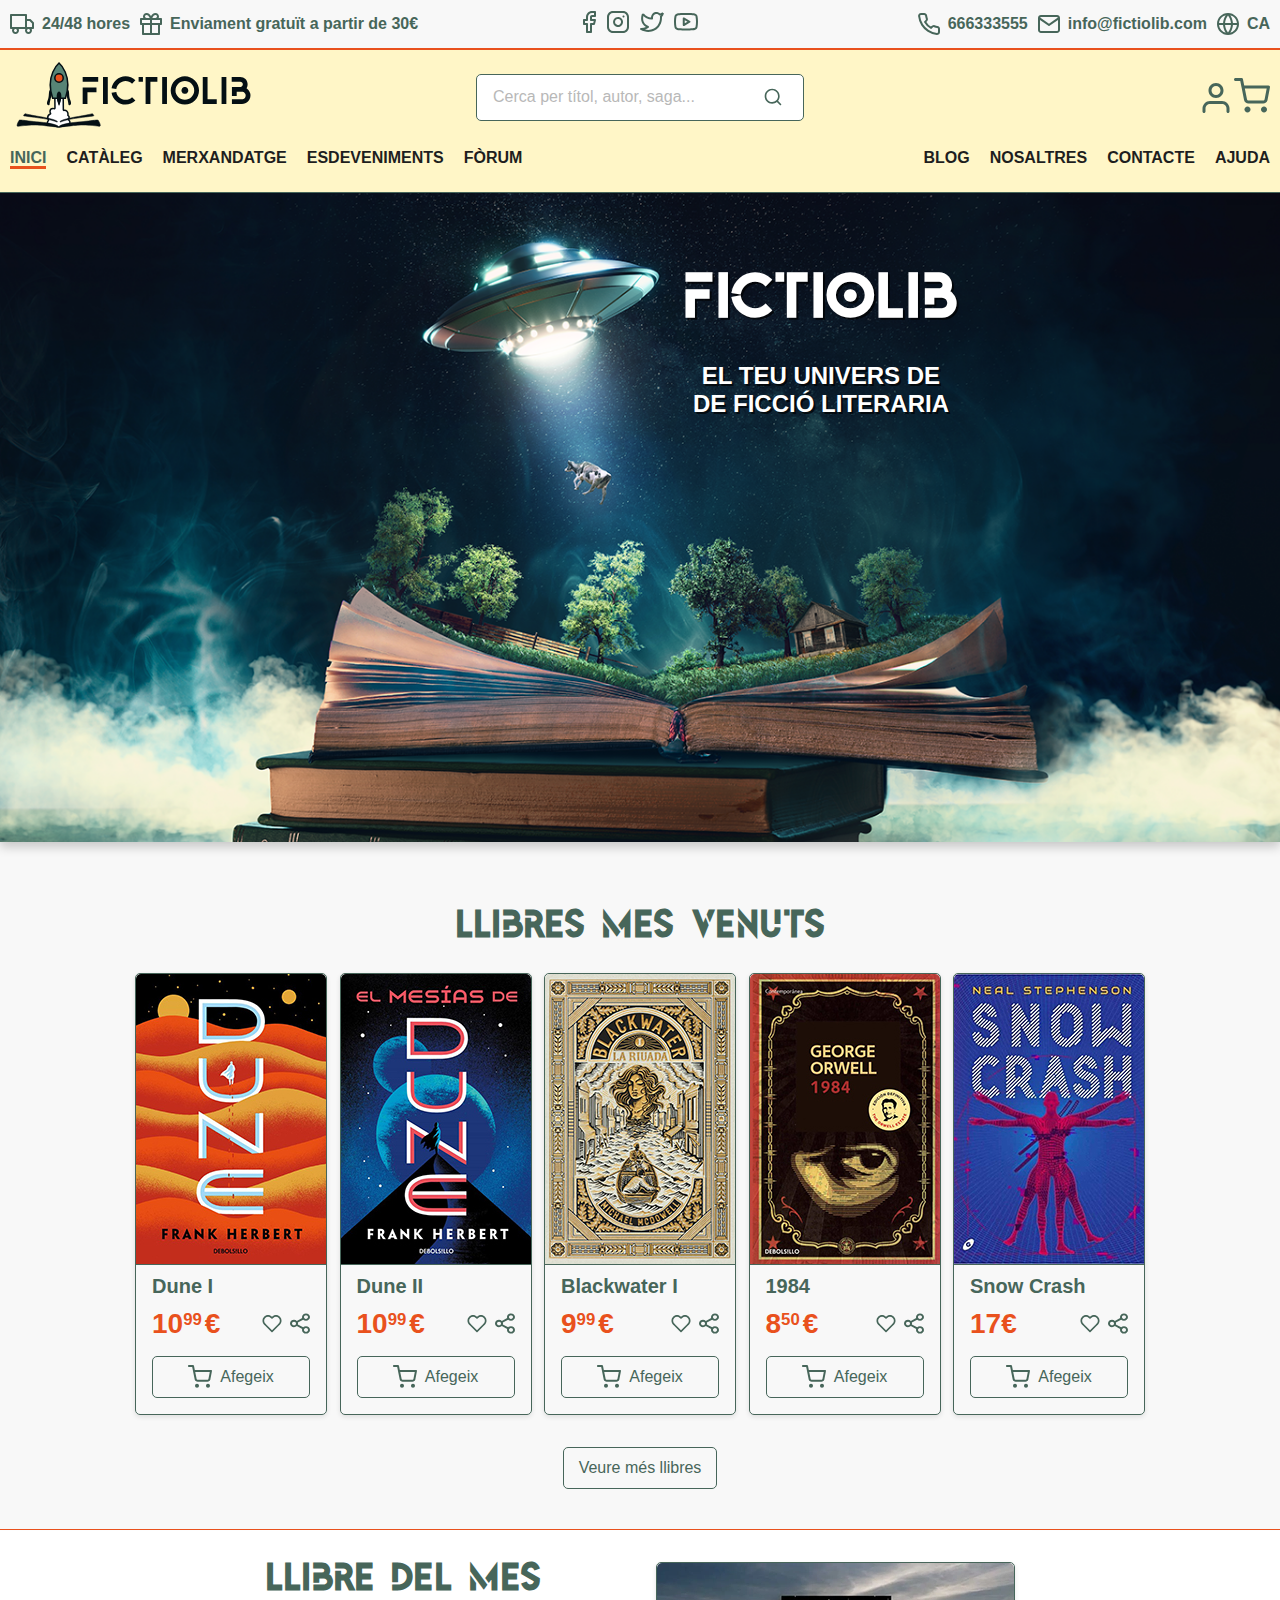
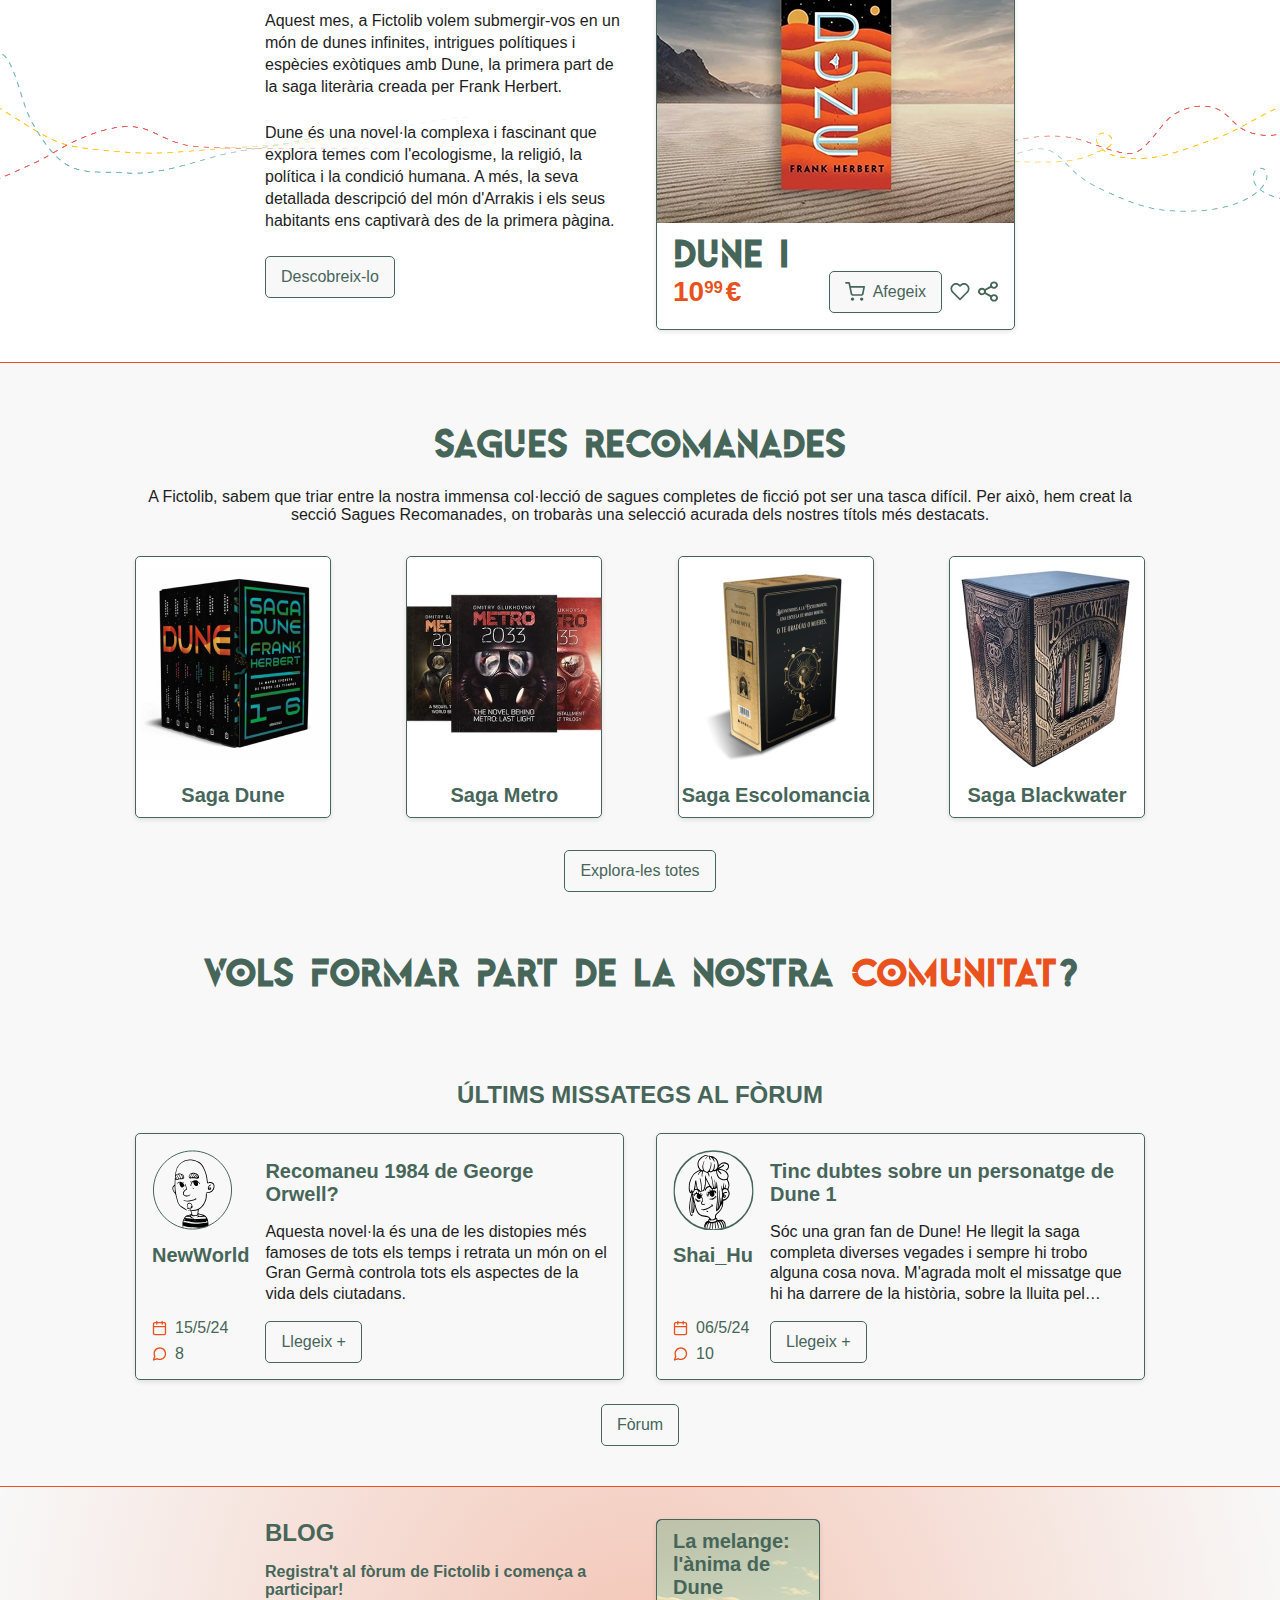
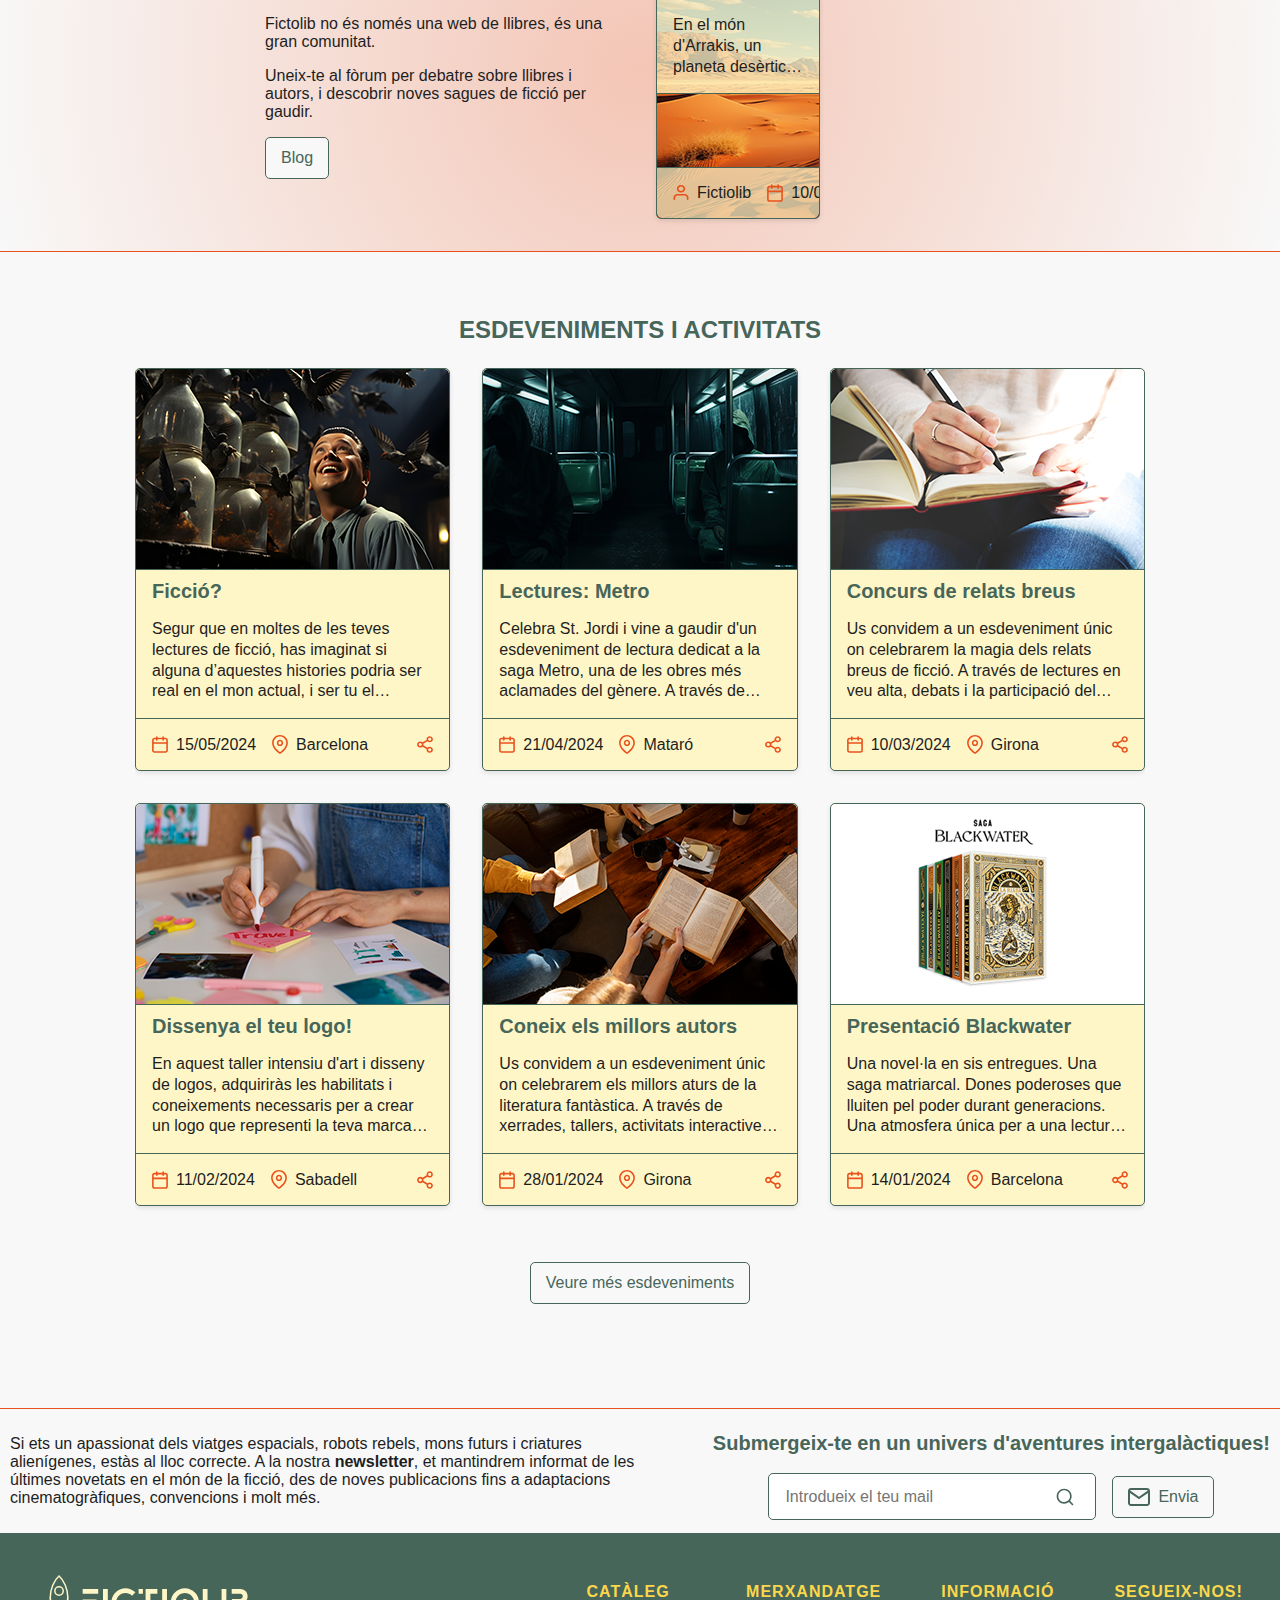
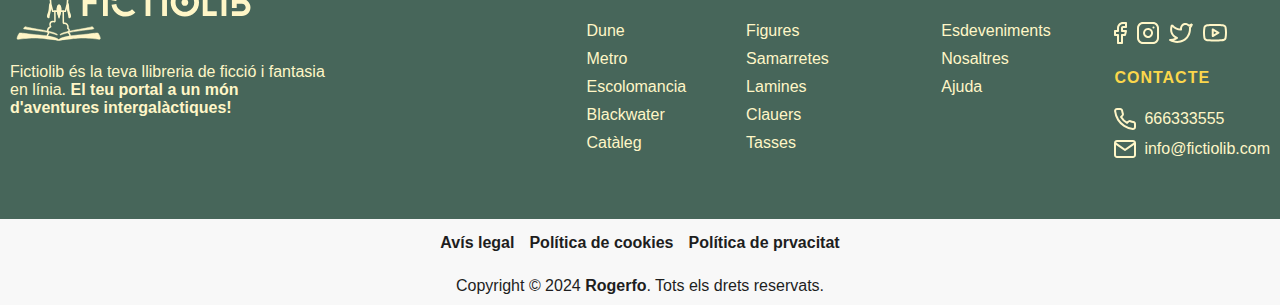
<file: index.html>
<!DOCTYPE html>
<html xmlns="http://www.w3.org/1999/xhtml" xml:lang="ca" lang="ca">
<head>
    <meta charset="UTF-8">
    <meta http-equiv="X-UA-Compatible" content="IE=edge">
    <meta name="viewport" content="width=device-width, initial-scale=1.0">
    <link rel="icon" type="image/x-icon" href="img/icons/favicon.ico">
    <style> 
        @import url('https://fonts.googleapis.com/css2?family=Courgette&family=Epilogue:wght@400;700;800&display=swap'); 
    </style>
    <link rel="stylesheet" href="css/style.css">
    <title>Fictiolib .:. Home</title>
</head>
<body>
    <header>
        <div class="skip-link">
            Salta <a href='#index'>al inici</a> o <a href='#footer'>al final</a> de la web.
        </div> 
        <nav class="topbar">
            <div class="container">
                <ul class="delivery">                    
                    <li><img src="img/icons/camio.svg" alt="Icona transport">24/48 hores</li>
                    <li><img src="img/icons/regal.svg" alt="Icona regal">Enviament gratuït a partir de  30€</li>
                </ul>
                <ul class="social">                    
                    <li><a href="#"><img src="img/icons/facebook.svg" alt="Icona facebook" class="topbar-icon"></a></li>
                    <li><a href="#"><img src="img/icons/instagram.svg" alt="Icona instagram" class="topbar-icon"></a></li>
                    <li><a href="#"><img src="img/icons/twitter.svg" alt="Icona twitter" class="topbar-icon"></a></li>
                    <li><a href="#"><img src="img/icons/youtube.svg" alt="Icona youtube" class="topbar-icon"></a></li>
                </ul>
                <ul class="contact">                    
                    <li><img src="img/icons/phone.svg" alt="Icona telèfon">666333555</li>
                    <li><img src="img/icons/mail.svg" alt="Icona mail">info@fictiolib.com</li>
                    <li><img src="img/icons/idioma.svg" alt="Icona idioma">CA</li>
                </ul>
            </div>
        </nav>
        <nav class="nav1">
            <div class="container">
                <div class="logo">
                    <a href="index.html" class="logo"><img src="img/logo_color_color.svg" alt="Fictiolib Logo"></a>
                </div>
                <div class="search-bar">
                        <input type="text" placeholder="Cerca per títol, autor, saga..." class="search-input">
                </div>
                <div class="user-icons">
                    <a href="#">
                        <img src="img/icons/user.svg" alt="Icona d'usuari" class="nav1-icon">
                    </a>
                    <a href="#">
                        <img src="img/icons/cart.svg" alt="Icona de carro de compra" class="nav1-icon">
                    </a>
                </div>
                <input class="menu-btn" type="checkbox" aria-label="open menu" tabindex="0" id="menu-btn">
                <label class="menu-icon" for="menu-btn">
                    <span class="nav-icon"></span>
                </label>
                <nav class="menu">
                    <ul class="menu-esquerra">                    
                        <li><a href="index.html" class="actual">INICI</a></li>
                        <li><a href="cataleg.html">CATÀLEG</a></li>
                        <li><a href="#">MERXANDATGE</a></li>
                        <li><a href="esdeveniments.html">ESDEVENIMENTS</a></li>
                        <li><a href="#">FÒRUM</a></li>
                    </ul>
                    <ul class="menu-dreta">                    
                        <li><a href="#">BLOG</a></li>
                        <li><a href="nosaltres.html">NOSALTRES</a></li>
                        <li><a href="#">CONTACTE</a></li>
                        <li><a href="test.html">AJUDA</a></li>
                    </ul>
                    <ul class="menu-idioma">                    
                        <a href=""><img src="img/icons/catala.svg" alt="Icona català"></a>
                        <a href=""><img src="img/icons/espanyol.svg" alt="Icona castellà"></a>
                        <a href=""><img src="img/icons/angles.svg" alt="Icona anglès"></a>
                    </ul>
                </nav>
            </div>
        </nav>        
    </header>  
    <main id="index">        

        <div class="slider">
            <div class="text-slider container-intern">
                <div class="text">
                    <h1>FICTIOLIB</h1>
                    <h3>El teu univers de <br> de ficció literaria</h3>
                </div>
            </div>
        </div>
        <section class="mes-venuts">
            <h2>LLIBReS MeS VeNUTS</h2>
            <div class="llibres-container container-intern">
                <ul class="llibres">
                    <li class="card llibre">
                        <div class="img-container">
                            <img class="principal" src="img/llibres/Dune1.webp" alt="Imatge del producte">
                        </div>
                        <div class="info">
                            <h4>Dune I</h4>
                            <ul class="peu-card">
                                <li class="preu">10<span class="preu-up">99</span>€</li>
                                <li class="favorit dreta"><img src="img/icons/favorit_verd.svg" alt="Icona favorit"></li>
                                <li class="compartir"><img src="img/icons/compartir_verd.svg" alt="Icona compartir"></li>
                            </ul>
                        </div>
                        <button class="carro"><img class="main-icon" src="img/icons/cart.svg" alt="Icona carro">Afegeix</button>
                    </li>  
                    <li class="card llibre">
                        <div class="img-container">
                            <img class="principal" src="img/llibres/Dune2.webp" alt="Imatge del producte">
                        </div>
                        <div class="info">
                            <h4>Dune II</h4>
                            <ul class="peu-card">
                                <li class="preu">10<span class="preu-up">99</span>€</li>
                                <li class="favorit dreta"><img src="img/icons/favorit_verd.svg" alt="Icona favorit"></li>
                                <li class="compartir"><img src="img/icons/compartir_verd.svg" alt="Icona compartir"></li>
                            </ul>
                        </div>
                        <button class="carro"><img class="main-icon" src="img/icons/cart.svg" alt="Icona carro">Afegeix</button>
                    </li>
                    <li class="card llibre">
                        <div class="img-container">
                            <img class="principal" src="img/llibres/lariuada.webp" alt="Imatge del producte">
                        </div>
                        <div class="info">
                            <h4>Blackwater I</h4>
                            <ul class="peu-card">
                                <li class="preu">9<span class="preu-up">99</span>€</li>
                                <li class="favorit dreta"><img src="img/icons/favorit_verd.svg" alt="Icona favorit"></li>
                                <li class="compartir"><img src="img/icons/compartir_verd.svg" alt="Icona compartir"></li>
                            </ul>
                        </div>
                        <button class="carro"><img class="main-icon" src="img/icons/cart.svg" alt="Icona carro">Afegeix</button>
                    </li>
                    <li class="card llibre">
                        <div class="img-container">
                            <img class="principal" src="img/llibres/1984.webp" alt="Imatge del producte">
                        </div>
                        <div class="info">
                            <h4>1984</h4>
                            <ul class="peu-card">
                                <li class="preu">8<span class="preu-up">50</span>€</li>
                                <li class="favorit dreta"><img src="img/icons/favorit_verd.svg" alt="Icona favorit"></li>
                                <li class="compartir"><img src="img/icons/compartir_verd.svg" alt="Icona compartir"></li>
                            </ul>
                        </div>
                        <button class="carro"><img class="main-icon" src="img/icons/cart.svg" alt="Icona carro">Afegeix</button>
                    </li>
                    <li class="card llibre">
                        <div class="img-container">
                            <img class="principal" src="img/llibres/snow_cash.webp" alt="Imatge del producte">
                        </div>
                        <div class="info">
                            <h4>Snow Crash</h4>
                            <ul class="peu-card">
                                <li class="preu">17€</li>
                                <li class="favorit dreta"><img src="img/icons/favorit_verd.svg" alt="Icona favorit"></li>
                                <li class="compartir"><img src="img/icons/compartir_verd.svg" alt="Icona compartir"></li>
                            </ul>
                        </div>
                        <button class="carro"><img class="main-icon" src="img/icons/cart.svg" alt="Icona carro">Afegeix</button>
                    </li>
                </ul>                
            </div>
            <button class="btn-centre">Veure més llibres</button>
        </section>
        <section class="llibre-del-mes">
            <article class="llibredestacat container-intern">
                <div class="subtitol">
                    <h2>LLIBRe DeL MeS</h2>
                </div>
                <div class="informacio">
                    <p>Aquest mes, a Fictolib volem submergir-vos en un món de dunes infinites, intrigues polítiques i espècies exòtiques amb Dune, la primera part de la saga literària creada per Frank Herbert.</p>
                    <p>Dune és una novel·la complexa i fascinant que explora temes com l'ecologisme, la religió, la política i la condició humana. A més, la seva detallada descripció del món d'Arrakis i els seus habitants ens captivarà des de la primera pàgina.</p>
                    <button>Descobreix-lo</button>
                </div>
                <div class="card llibre mensual">
                    <div class="img-container">
                        <img class="principal" src="img/dune.webp" alt="Imatge del producte">
                    </div>
                    <div class="bottomcard">
                        <h2>DUNe I</h2>
                        <ul class="peu-card">
                            <li class="preu">10<span class="preu-up">99</span>€</li>
                            <li class="dreta"><button class="veure "><img class="main-icon" src="img/icons/cart.svg" alt="Icona carro">Afegeix</button></li>
                            <li class="favorit"><img src="img/icons/favorit_verd.svg" alt="Icona favorit"></li>
                            <li class="compartir"><img src="img/icons/compartir_verd.svg" alt="Icona compartir"></li>
                        </ul>
                    </div>
                </div>  
            </article>
        </section>
        <section class="sagues-recomenades">
            <h2>SAGUeS ReCOMANADeS</h2>
            <div class="sagues-container container-intern">
            <p>
                A Fictolib, sabem que triar entre la nostra immensa col·lecció de sagues completes de ficció pot ser una tasca difícil. Per això, hem creat la secció Sagues Recomanades, on trobaràs una selecció acurada dels nostres títols més destacats.
            </p>
                <ul class="sagues">
                    <li class="card saga">
                        <div class="img-container">
                            <img class="principal" src="img/saga_dune.png" alt="Imatge del producte">
                        </div>
                        <h4>Saga Dune</h4>
                    </li>
                    <li class="card saga">
                        <div class="img-container">
                            <img class="principal" src="img/saga_metro.png" alt="Imatge del producte">
                        </div>
                        <h4>Saga Metro</h4>
                    </li>
                    <li class="card saga">
                        <div class="img-container">
                            <img class="principal" src="img/saga_escolomancia.png" alt="Imatge del producte">
                        </div>
                        <h4>Saga Escolomancia</h4>
                    </li>
                    <li class="card saga">
                        <div class="img-container">
                            <img class="principal" src="img/saga_blackwater.png" alt="Imatge del producte">
                        </div>
                        <h4>Saga Blackwater</h4>
                    </li>
                </ul>
                <button class="btn-centre">Explora-les totes</button>
            </div>
        </section>
            <h2>VOLS FORMAR PART De LA NOSTRA <span class="mandarina">COMUNITAT</span>?</h2>
        <section class="forum">
            <h3>Últims missategs al fòrum</h3>
            <div class="forum-container container-intern">
                <div class="missatges-forum">
                    <div class="card forum">
                        <div class="user">
                            <div class="avatar">
                                <img src="img/user1.svg" alt="avatar usuari">
                                <h4>NewWorld</h4>
                            </div>
                            <ul class="data">
                                <li class="dia"><img src="img/icons/calendar.svg" alt="Icona calendari">15/5/24</li>
                                <li class="replies"><img src="img/icons/message.svg" alt="Icona missatges">8</li>
                            </ul>
                        </div>
                        <div class="post">
                            <h4>Recomaneu 1984 de George Orwell?</h4>
                            <p>Aquesta novel·la és una de les distopies més famoses de tots els temps i retrata un món on el Gran Germà controla tots els aspectes de la vida dels ciutadans.</p>
                            <button>Llegeix +</button>
                        </div>
                        
                    </div>
                    <div class="card forum">
                        <div class="user">
                            <div class="avatar">
                                <img src="img/user2.svg" alt="avatar usuari">
                                <h4>Shai_Hu</h4>
                            </div>
                            <ul class="data">
                                <li class="dia"><img src="img/icons/calendar.svg" alt="Icona calendari">06/5/24</li>
                                <li class="replies"><img src="img/icons/message.svg" alt="Icona missatges">10</li>
                            </ul>
                        </div>
                        <div class="post">
                            <h4>Tinc dubtes sobre un personatge de Dune 1</h4>
                            <p>Sóc una gran fan de Dune! He llegit la saga completa diverses vegades i sempre hi trobo alguna cosa nova. M'agrada molt el missatge que hi ha darrere de la història, sobre la lluita pel poder, la religió i l'ecologisme</p>
                            <button>Llegeix +</button>
                        </div>
                        
                    </div>
                </div>
            </div>
            <button class="btn-centre">Fòrum</button>
        </section>
        <section class="blog">
            <article class="blog-container container-intern">
                <div class="subtitol">
                    <h3>BLOG</h3>
                </div>
                <div class="informacio">
                        <p class="taupe"><strong>Registra't al fòrum de Fictolib i comença a participar!</strong></p>
                        <p>Fictolib no és només una web de llibres, és una gran comunitat.</p>
                        <p>Uneix-te al fòrum per  debatre sobre llibres i autors, i descobrir noves sagues de ficció per gaudir.</p>
                        <button>Blog</button>
                    </div>
                <div class="card blog">
                    <div class="top-card">
                        <h4>La melange: l'ànima de Dune</h4>
                        <p>En el món d'Arrakis, un planeta desèrtic i hostil, la melange és més que una simple substància. És un recurs vital, una font de poder i un element místic que impregna la vida dels seus habitants.</p>
                    </div>
                    <ul class="peu-card">
                        <li class="user"><img src="img/icons/user-card.svg" alt="Icona usuari">Fictiolib</li>
                        <li class="data"><img src="img/icons/cal.svg" alt="Icona data">10/05/24</li>
                        <li class="missatges"><img src="img/icons/message.svg" alt="Icona misstges">8</li>
                        <li class="compartir dreta"><img src="img/icons/share.svg" alt="Icona compartir"></li>
                    </ul>
                </div>  
            </article>
        </section>
        <section class="anteriors-esdeveniments">
            <h3>Esdeveniments i activitats</h3>
            <div class="esdeveniments-container container-intern">
                <ul class="esdeveniments">
                    <li class="card esdeveniment">
                        <div class="img-container">
                            <img class="principal" src="img/esdeveniments/esdeveniment1.png" alt="Imatge del producte">
                        </div>
                        <div class="info">
                            <h4>Ficció?</h4>
                            <p>Segur que en moltes de les teves lectures de ficció, has imaginat si alguna d’aquestes histories podria ser real en el mon actual, i ser tu el protagonista.  La línia entre la realitat i la ficció es difumina, i per un moment, et permets creure en la possibilitat d'un món ple d'aventures extraordinàries, </p>
                        </div>
                        <ul class="peu-card">
                            <li class="data"><img src="img/icons/cal.svg" alt="Icona data">15/05/2024</li>
                            <li class="ubicacio"><img src="img/icons/loc.svg" alt="Icona ubicació">Barcelona</li>
                            <li class="compartir dreta"><img src="img/icons/share.svg" alt="Icona compartir"></li>
                        </ul>
                    </li>
                    <li class="card esdeveniment">
                        <div class="img-container">
                            <img class="principal" src="img/esdeveniments/esdeveniment2.png" alt="Imatge del producte">
                        </div>
                        <div class="info">
                            <h4>Lectures: Metro</h4>
                            <p>Celebra St. Jordi i vine a gaudir d'un esdeveniment de lectura dedicat a la saga Metro, una de les obres més aclamades del gènere. A través de discussions, lectures en veu alta i activitats interactives, ens endinsarem en el fascinant univers creat per Dmitry Glukhovsky.</p>
                        </div>
                        <ul class="peu-card">
                            <li class="data"><img src="img/icons/cal.svg" alt="Icona data">21/04/2024</li>
                            <li class="ubicacio"><img src="img/icons/loc.svg" alt="Icona ubicació">Mataró</li>
                            <li class="compartir dreta"><img src="img/icons/share.svg" alt="Icona compartir"></li>
                        </ul>
                    </li>
                    <li class="card esdeveniment">
                        <div class="img-container">
                            <img class="principal" src="img/esdeveniments/esdeveniment3.png" alt="Imatge del producte">
                        </div>
                        <div class="info">
                            <h4>Concurs de relats breus</h4>
                            <p>Us convidem a un esdeveniment únic on celebrarem la magia dels relats breus de ficció. A través de lectures en veu alta, debats i la participació del públic, ens endinsarem en universos infinits creats per la ploma d'autors talentosos.</p>
                        </div>
                        <ul class="peu-card">
                            <li class="data"><img src="img/icons/cal.svg" alt="Icona data">10/03/2024</li>
                            <li class="ubicacio"><img src="img/icons/loc.svg" alt="Icona ubicació">Girona</li>
                            <li class="compartir dreta"><img src="img/icons/share.svg" alt="Icona compartir"></li>
                        </ul>
                    </li>
                    <li class="card esdeveniment">
                        <div class="img-container">
                            <img class="principal" src="img/esdeveniments/esdeveniment4.png" alt="Imatge del producte">
                        </div>
                        <div class="info">
                            <h4>Dissenya el teu logo!</h4>
                            <p>En aquest taller intensiu d'art i disseny de logos, adquiriràs les habilitats i coneixements necessaris per a crear un logo que representi la teva marca de manera única i memorable.</p>
                        </div>
                            <ul class="peu-card">
                            <li class="data"><img src="img/icons/cal.svg" alt="Icona data">11/02/2024</li>
                            <li class="ubicacio"><img src="img/icons/loc.svg" alt="Icona ubicació">Sabadell</li>
                            <li class="compartir dreta"><img src="img/icons/share.svg" alt="Icona compartir"></li>
                        </ul>
                    </li>
                    <li class="card esdeveniment">
                        <div class="img-container">
                            <img class="principal" src="img/esdeveniments/esdeveniment5.png" alt="Imatge del producte">
                        </div>
                        <div class="info">
                            <h4>Coneix els millors autors</h4>
                            <p>Us convidem a un esdeveniment únic on celebrarem els millors aturs de la literatura fantàstica. A través de xerrades, tallers, activitats interactives i molt més, ens endinsarem en el fascinant món dels aturs, explorant la seva història,</p>
                        </div>
                        <ul class="peu-card">
                            <li class="data"><img src="img/icons/cal.svg" alt="Icona data">28/01/2024</li>
                            <li class="ubicacio"><img src="img/icons/loc.svg" alt="Icona ubicació">Girona</li>
                            <li class="compartir dreta"><img src="img/icons/share.svg" alt="Icona compartir"></li>
                        </ul>
                    </li>
                    <li class="card esdeveniment">
                        <div class="img-container">
                            <img class="principal" src="img/esdeveniments/esdeveniment6.png" alt="Imatge del producte">
                        </div>
                        <div class="info">
                            <h4>Presentació Blackwater</h4>
                            <p>Una novel·la en sis entregues. Una saga matriarcal. Dones poderoses que lluiten pel poder durant generacions. Una atmosfera única per a una lectura addictiva. Un retrat realista amb tocs sobrenaturals.</p>
                        </div>
                        <ul class="peu-card">
                            <li class="data"><img src="img/icons/cal.svg" alt="Icona data">14/01/2024</li>
                            <li class="ubicacio"><img src="img/icons/loc.svg" alt="Icona ubicació">Barcelona</li>
                            <li class="compartir dreta"><img src="img/icons/share.svg" alt="Icona compartir"></li>
                        </ul>
                    </li>
                </ul>                
            </div>
            <button class="btn-centre">Veure més esdeveniments</button>
        </section>
         <div class="newsletter">
             <div class="container">
                 <p class="text-newsletter">
                    Si ets un apassionat dels viatges espacials, robots rebels, mons futurs i criatures alienígenes, estàs al lloc correcte. 
                    A la nostra <strong>newsletter</strong>, et mantindrem informat de les últimes novetats en el món de la 
                    ficció, des de noves publicacions fins a adaptacions cinematogràfiques, convencions i molt més.   
                 </p>
                <div class="subs-newsletter">
                    <h4>Submergeix-te en un univers d'aventures intergalàctiques!</h4>
                    <form action="" class="form-newsletter">
                        <input type="text" placeholder="Introdueix el teu mail" class="search-input">
                        <button class="send-newsletter">
                            <img src="img/icons/mail.svg" alt="Icona de mail" class="main-icon">
                            Envia
                        </button>
                    </form>
                 </div>
             </div>
         </div>
    </main>
    <footer id="footer">
        <div class="container">
            <div class="footer-logo">
                <a href="index.html" class="logo"><img src="img/logo_color_blanc.svg" alt="Fictiolib Logo"></a>
                <p>Fictiolib és la teva llibreria de ficció i fantasia en línia. <strong>El teu portal a un món d'aventures intergalàctiques!</strong></p>
            </div>
            <div class="column">
                <div class="footer-sagues">
                    <h4>
                        <span>
                            CATÀLEG
                        </span>
                    </h4>
                    <nav class="llista-sagues">
                        <ul>
                            <li><a href="#">Dune</a></li>
                            <li><a href="#">Metro</a></li>
                            <li><a href="#">Escolomancia</a></li>
                            <li><a href="#">Blackwater</a></li>
                            <li><a href="cataleg.html">Catàleg</a></li>
                        </ul>
                    </nav>
                </div>                
                <div class="footer-merxandatge">
                    <h4>
                        <span>
                            MERXANDATGE
                        </span>
                    </h4>
                    <nav class="llista-merxandatge">
                        <ul>
                            <li><a href="#">Figures</a></li>
                            <li><a href="#">Samarretes</a></li>
                            <li><a href="#">Lamines</a></li>
                            <li><a href="#">Clauers</a></li>
                            <li><a href="#">Tasses</a></li>
                        </ul>
                    </nav>
                </div>
                <div class="footer-informacio">
                    <h4>
                        <span>
                            INFORMACIÓ
                        </span>
                    </h4>
                    <nav class="llista-info">
                        <ul>
                            <li><a href="#">Esdeveniments</a></li>
                            <li><a href="nosaltres.html">Nosaltres</a></li>
                            <li><a href="#">Ajuda</a></li>
                        </ul>
                    </nav>
                </div>
                <div class="footer-social">
                    <h4>
                        <span>
                            SEGUEIX-NOS!
                        </span>
                    </h4>
                    <nav>
                        <ul class="llista-social">                    
                            <li><a href="#"><img src="img/icons/facebook-footer.svg" alt="Icona facebook" class="footer-icon"></a></li>
                            <li><a href="#"><img src="img/icons/instagram-footer.svg" alt="Icona instagram" class="footer-icon"></a></li>
                            <li><a href="#"><img src="img/icons/twitter-footer.svg" alt="Icona twitter" class="footer-icon"></a></li>
                            <li><a href="#"><img src="img/icons/youtube-footer.svg" alt="Icona youtube" class="footer-icon"></a></li>
                        </ul>
                    </nav>
                    <h4>
                        <span>
                            CONTACTE
                        </span>
                    </h4>
                    <nav>
                        <ul class="llista-contact">                    
                            <li><img src="img/icons/phone-footer.svg" alt="Icona telèfon">666333555</li>
                            <li><img src="img/icons/mail-footer.svg" alt="Icona mail">info@fictiolib.com</li>
                        </ul>
                    </nav>
                </div>
            </div>
        </div>
        <nav class="credits">
            <div class="container">
                <ul class="legal">                    
                    <li><a href="#">Avís legal</a></li>
                    <li><a href="#">Política de cookies</a></li>
                    <li><a href="#">Política de prvacitat</a></li>
                </ul>
                <p>Copyright © 2024 <a target="_blank" href="https://rogerfo.site">Rogerfo</a>. Tots els drets reservats.</p>
            </div>
        </nav>
    </footer>
</body>
</html>
</file>
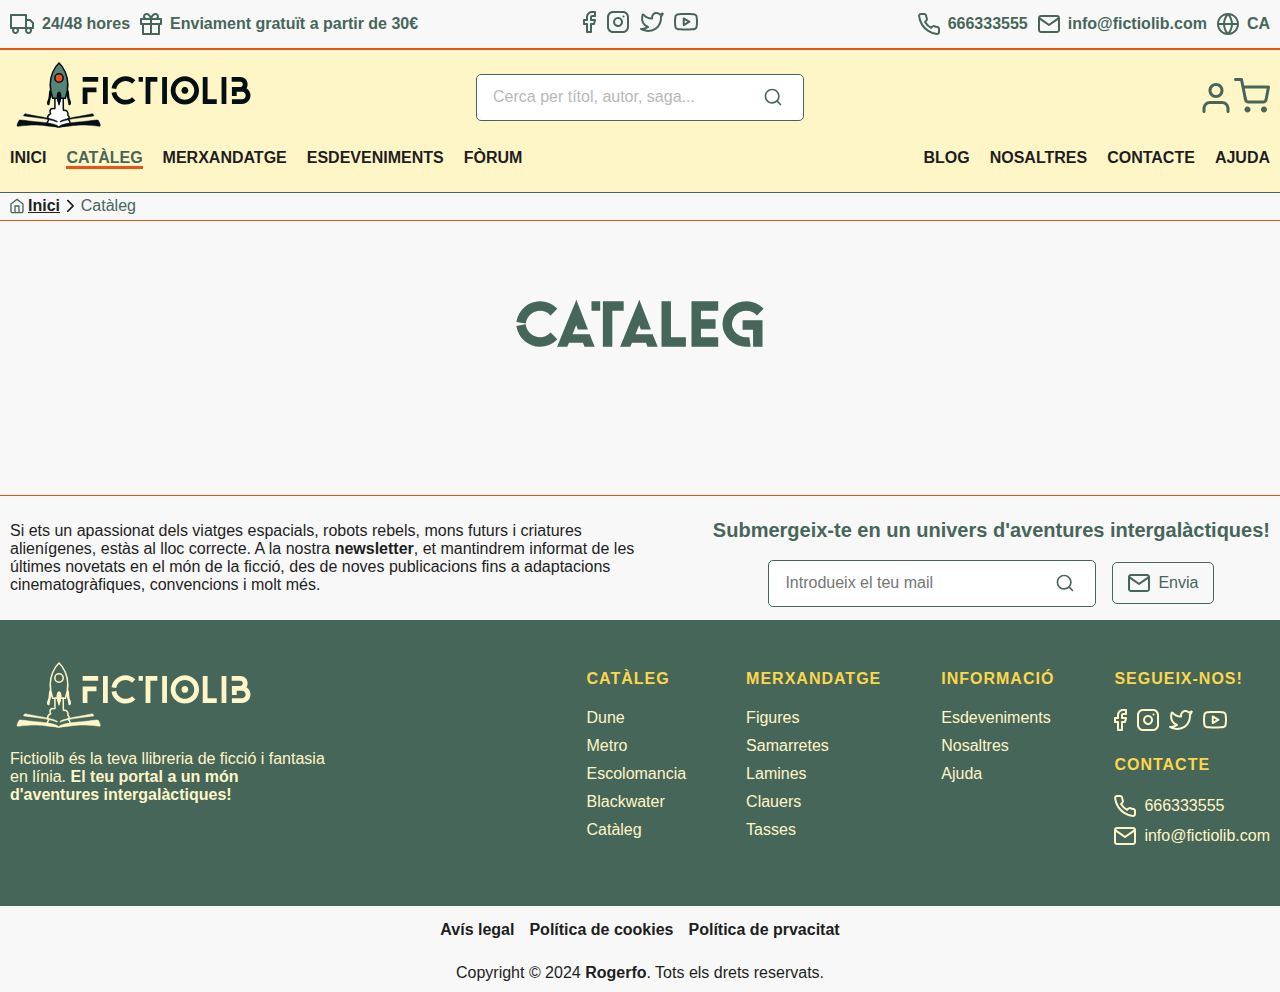
<file: cataleg.html>
<!DOCTYPE html>
<html lang="ca">
<head>
    <meta charset="UTF-8">
    <meta http-equiv="X-UA-Compatible" content="IE=edge">
    <meta name="viewport" content="width=device-width, initial-scale=1.0">
    <link rel="icon" type="image/x-icon" href="img/icons/favicon.ico">
    <link rel="stylesheet" href="css/style.css">
    <title>Fictiolib .:. Catàleg</title>
</head>
<body>
    <header>
        <div class="skip-link">
            Salta <a href='#index'>al inici</a> o <a href='#footer'>al final</a> de la web.
        </div> 
        <nav class="topbar">
            <div class="container">
                <ul class="delivery">                    
                    <li><img src="img/icons/camio.svg" alt="Icona transport">24/48 hores</li>
                    <li><img src="img/icons/regal.svg" alt="Icona regal">Enviament gratuït a partir de  30€</li>
                </ul>
                <ul class="social">                    
                    <li><a href="#"><img src="img/icons/facebook.svg" alt="Icona facebook" class="topbar-icon"></a></li>
                    <li><a href="#"><img src="img/icons/instagram.svg" alt="Icona instagram" class="topbar-icon"></a></li>
                    <li><a href="#"><img src="img/icons/twitter.svg" alt="Icona twitter" class="topbar-icon"></a></li>
                    <li><a href="#"><img src="img/icons/youtube.svg" alt="Icona youtube" class="topbar-icon"></a></li>
                </ul>
                <ul class="contact">                    
                    <li><img src="img/icons/phone.svg" alt="Icona telèfon">666333555</li>
                    <li><img src="img/icons/mail.svg" alt="Icona mail">info@fictiolib.com</li>
                    <li><img src="img/icons/idioma.svg" alt="Icona idioma">CA</li>
                </ul>
            </div>
        </nav>
        <nav class="nav1">
            <div class="container">
                <div class="logo">
                    <a href="index.html" class="logo"><img src="img/logo_color_color.svg" alt="Fictiolib Logo"></a>
                </div>
                <div class="search-bar">
                        <input type="text" placeholder="Cerca per títol, autor, saga..." class="search-input">
                </div>
                <div class="user-icons">
                    <a href="#">
                        <img src="img/icons/user.svg" alt="Icona d'usuari" class="nav1-icon">
                    </a>
                    <a href="#">
                        <img src="img/icons/cart.svg" alt="Icona de carro de compra" class="nav1-icon">
                    </a>
                </div>
                <input class="menu-btn" type="checkbox" aria-label="open menu" tabindex="0" id="menu-btn">
                <label class="menu-icon" for="menu-btn">
                    <span class="nav-icon"></span>
                </label>
                <nav class="menu">
                    <ul class="menu-esquerra">                    
                        <li><a href="index.html">INICI</a></li>
                        <li><a href="cataleg.html" class="actual">CATÀLEG</a></li>
                        <li><a href="#">MERXANDATGE</a></li>
                        <li><a href="esdeveniments.html">ESDEVENIMENTS</a></li>
                        <li><a href="#">FÒRUM</a></li>
                    </ul>
                    <ul class="menu-dreta">                    
                        <li><a href="#">BLOG</a></li>
                        <li><a href="nosaltres.html">NOSALTRES</a></li>
                        <li><a href="#">CONTACTE</a></li>
                        <li><a href="#">AJUDA</a></li>
                    </ul>
                    <ul class="menu-idioma">                    
                        <a href=""><img src="img/icons/catala.svg" alt="Icona català"></a>
                        <a href=""><img src="img/icons/espanyol.svg" alt="Icona castellà"></a>
                        <a href=""><img src="img/icons/angles.svg" alt="Icona anglès"></a>
                    </ul>
                </nav>
            </div>
        </nav>  
    </header>  
    <main id="cataleg">
        <nav class="breadcrumb">
            <div class="container">
                <ul class="breadcrumb-link">                    
                    <li><img src="img/icons/home.svg" alt="Icona casa"> <a href="index.html">Inici</a> <img src="img/icons/direction.svg" class="direction" alt="Icona direcció">Catàleg</li>
                </ul>
            </div>
        </nav>      
        <h1>CATALeG</h1>
        <div class="newsletter">
            <div class="container">
                <p class="text-newsletter">
                   Si ets un apassionat dels viatges espacials, robots rebels, mons futurs i criatures alienígenes, estàs al lloc correcte. A la nostra <strong>newsletter</strong>, et mantindrem informat de les últimes novetats en el món de la 
                   ficció, des de noves publicacions fins a adaptacions cinematogràfiques, convencions i molt més.   
                </p>
               <div class="subs-newsletter">
                   <h4>Submergeix-te en un univers d'aventures intergalàctiques!</h4>
                   <form action="" class="form-newsletter">
                       <input type="text" placeholder="Introdueix el teu mail" class="search-input">
                       <button class="send-newsletter">
                           <img src="img/icons/mail.svg" alt="Icona de mail" class="main-icon">
                           Envia
                       </button>
                   </form>
                </div>
            </div>
        </div>
    </main>
    <footer id="footer">
        <div class="container">
            <div class="footer-logo">
                <a href="index.html" class="logo"><img src="img/logo_color_blanc.svg" alt="Fictiolib Logo"></a>
                <p>Fictiolib és la teva llibreria de ficció i fantasia en línia. <strong>El teu portal a un món d'aventures intergalàctiques!</strong></p>
            </div>
            <div class="column">
                <div class="footer-sagues">
                    <h4>
                        <span>
                            CATÀLEG
                        </span>
                    </h4>
                    <nav class="llista-sagues">
                        <ul>
                            <li><a href="#">Dune</a></li>
                            <li><a href="#">Metro</a></li>
                            <li><a href="#">Escolomancia</a></li>
                            <li><a href="#">Blackwater</a></li>
                            <li><a href="cataleg.html">Catàleg</a></li>
                        </ul>
                    </nav>
                </div>                
                <div class="footer-merxandatge">
                    <h4>
                        <span>
                            MERXANDATGE
                        </span>
                    </h4>
                    <nav class="llista-merxandatge">
                        <ul>
                            <li><a href="#">Figures</a></li>
                            <li><a href="#">Samarretes</a></li>
                            <li><a href="#">Lamines</a></li>
                            <li><a href="#">Clauers</a></li>
                            <li><a href="#">Tasses</a></li>
                        </ul>
                    </nav>
                </div>
                <div class="footer-informacio">
                    <h4>
                        <span>
                            INFORMACIÓ
                        </span>
                    </h4>
                    <nav class="llista-info">
                        <ul>
                            <li><a href="#">Esdeveniments</a></li>
                            <li><a href="nosaltres.html">Nosaltres</a></li>
                            <li><a href="#">Ajuda</a></li>
                        </ul>
                    </nav>
                </div>
                <div class="footer-social">
                    <h4>
                        <span>
                            SEGUEIX-NOS!
                        </span>
                    </h4>
                    <nav>
                        <ul class="llista-social">                    
                            <li><a href="#"><img src="img/icons/facebook-footer.svg" alt="Icona facebook" class="footer-icon"></a></li>
                            <li><a href="#"><img src="img/icons/instagram-footer.svg" alt="Icona instagram" class="footer-icon"></a></li>
                            <li><a href="#"><img src="img/icons/twitter-footer.svg" alt="Icona twitter" class="footer-icon"></a></li>
                            <li><a href="#"><img src="img/icons/youtube-footer.svg" alt="Icona youtube" class="footer-icon"></a></li>
                        </ul>
                    </nav>
                    <h4>
                        <span>
                            CONTACTE
                        </span>
                    </h4>
                    <nav>
                        <ul class="llista-contact">                    
                            <li><img src="img/icons/phone-footer.svg" alt="Icona telèfon">666333555</li>
                            <li><img src="img/icons/mail-footer.svg" alt="Icona mail">info@fictiolib.com</li>
                        </ul>
                    </nav>
                </div>
            </div>
        </div>
        <nav class="credits">
            <div class="container">
                <ul class="legal">                    
                    <li><a href="#">Avís legal</a></li>
                    <li><a href="#">Política de cookies</a></li>
                    <li><a href="#">Política de prvacitat</a></li>
                </ul>
                <p>Copyright © 2024 <a target="_blank" href="https://rogerfo.site">Rogerfo</a>. Tots els drets reservats.</p>
            </div>
        </nav>
    </footer>
</body>
</html>
</file>
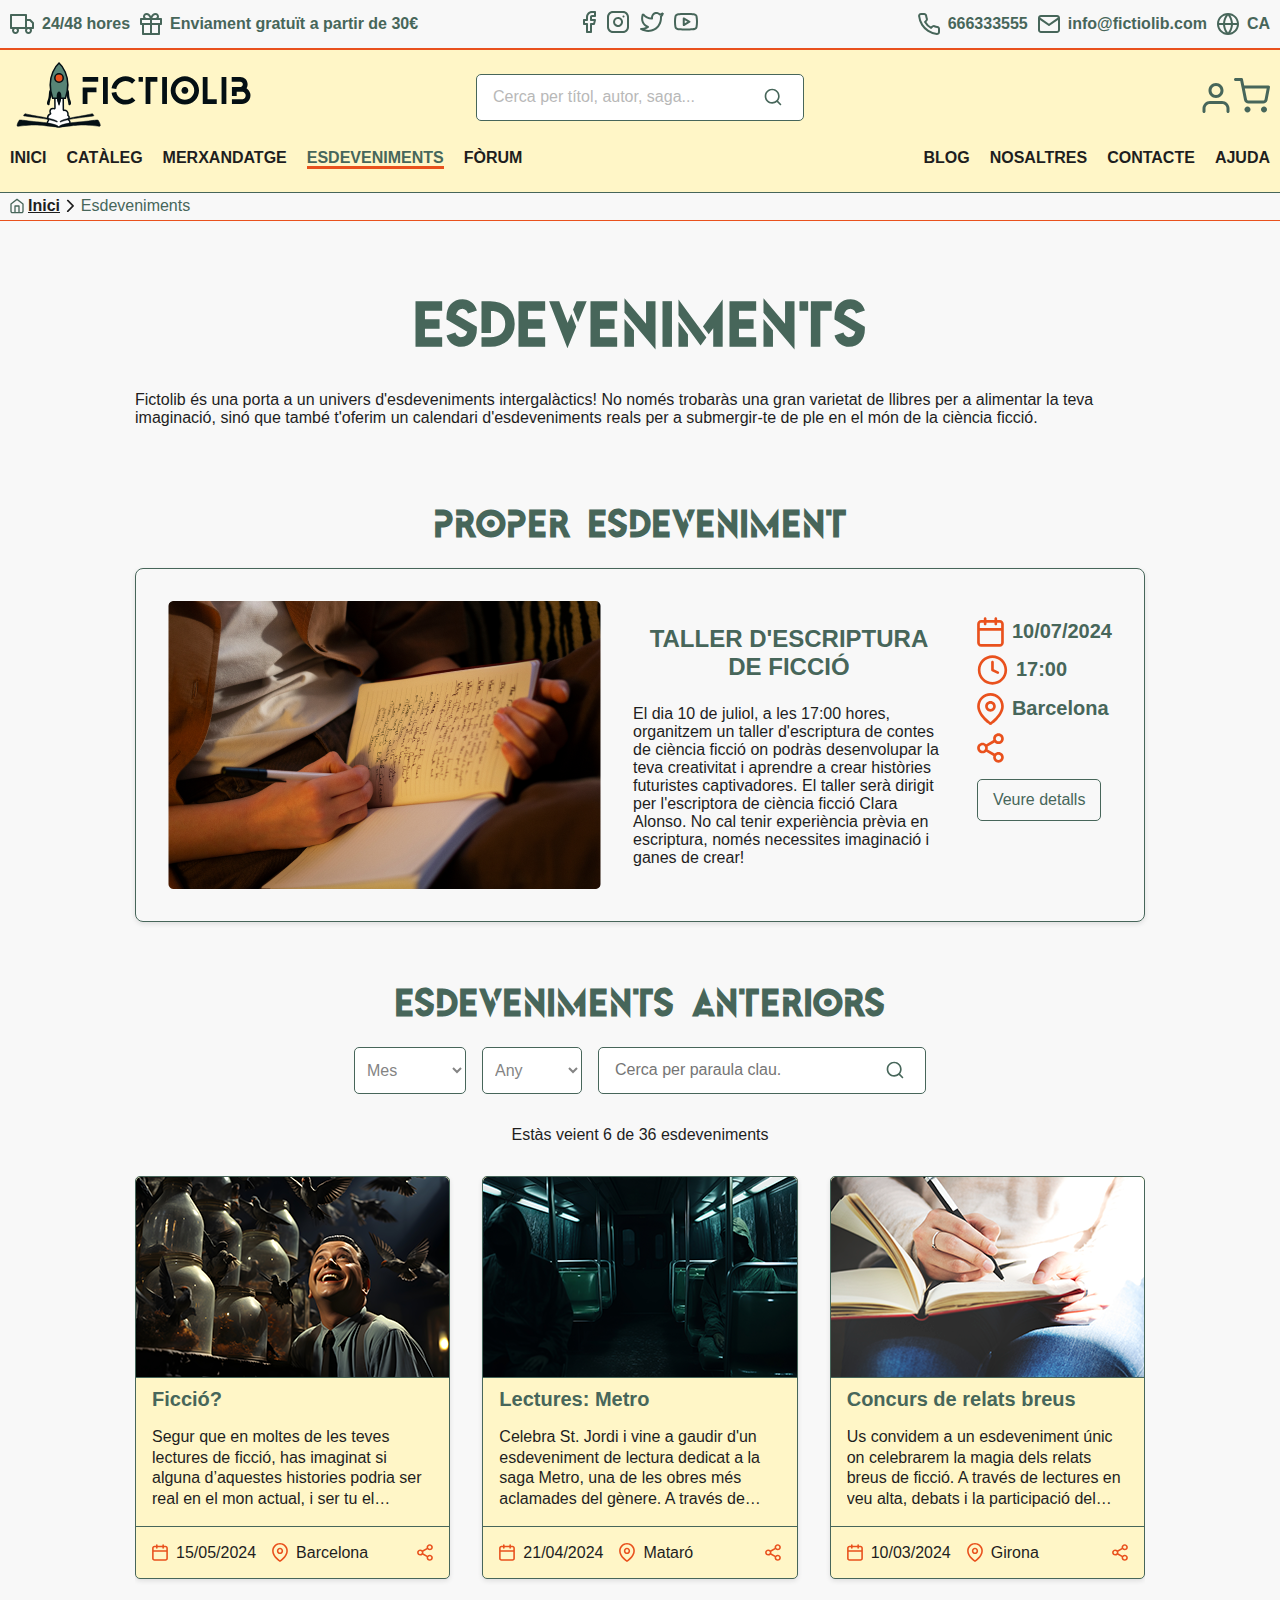
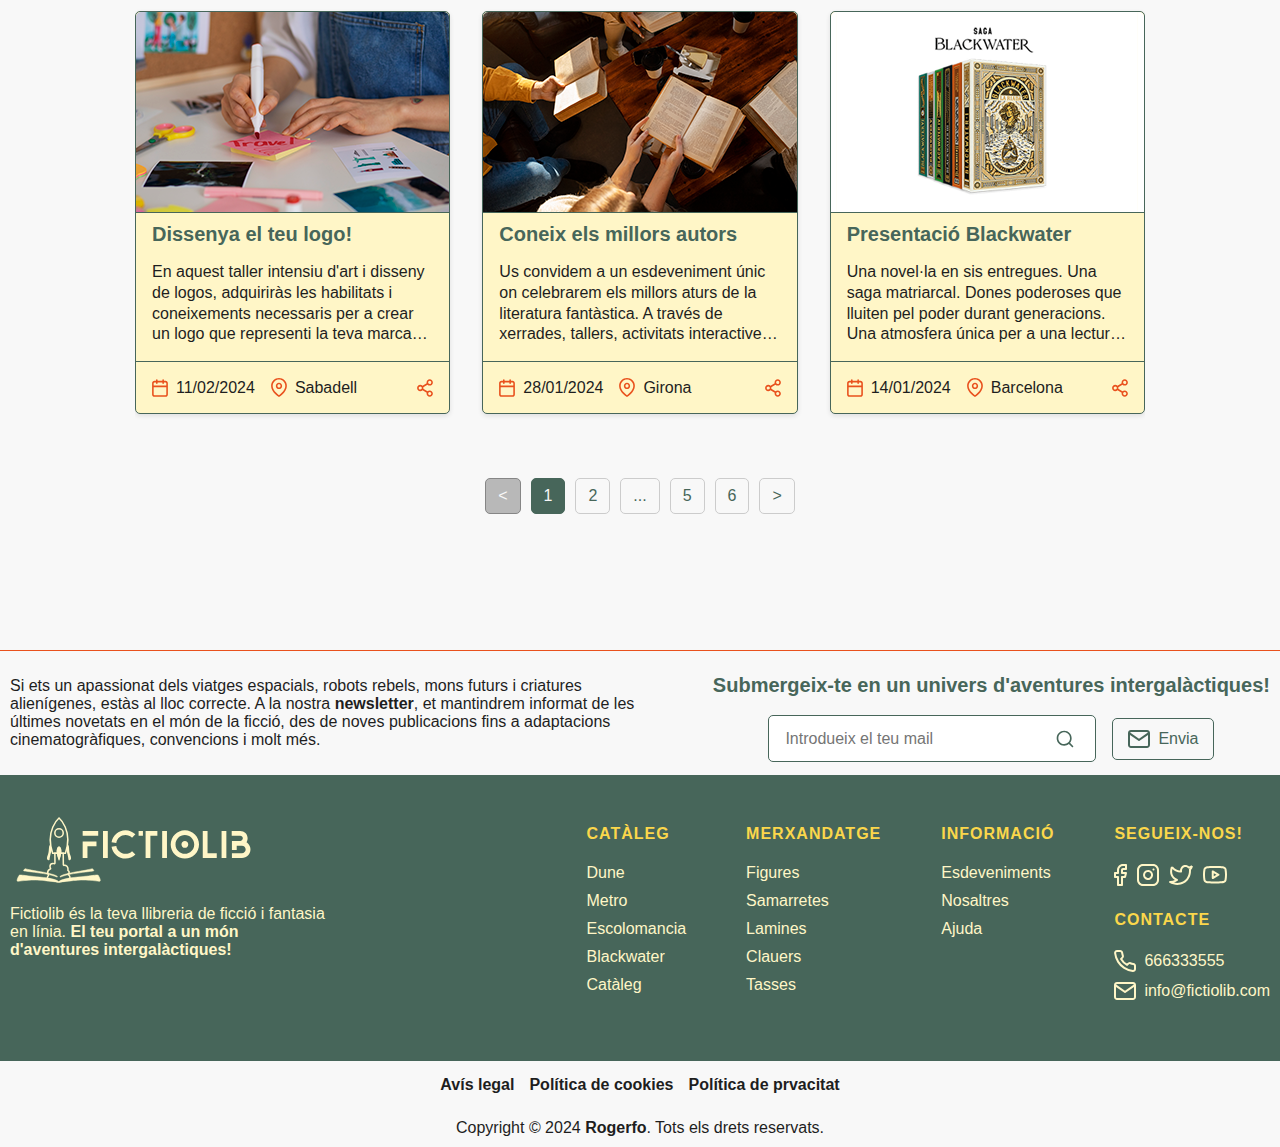
<file: esdeveniments.html>
<!DOCTYPE html>
<html lang="ca">
<head>
    <meta charset="UTF-8">
    <meta http-equiv="X-UA-Compatible" content="IE=edge">
    <meta name="viewport" content="width=device-width, initial-scale=1.0">
    <link rel="icon" type="image/x-icon" href="img/icons/favicon.ico">
    <link rel="stylesheet" href="css/style.css">
    <title>Fictiolib .:. Esdeveniments</title>
</head>
<body>
    <header>
        <div class="skip-link">
            Salta <a href='#index'>al inici</a> o <a href='#footer'>al final</a> de la web.
        </div> 
        <nav class="topbar">
            <div class="container">
                <ul class="delivery">                    
                    <li><img src="img/icons/camio.svg" alt="Icona transport">24/48 hores</li>
                    <li><img src="img/icons/regal.svg" alt="Icona regal">Enviament gratuït a partir de  30€</li>
                </ul>
                <ul class="social">                    
                    <li><a href="#"><img src="img/icons/facebook.svg" alt="Icona facebook" class="topbar-icon"></a></li>
                    <li><a href="#"><img src="img/icons/instagram.svg" alt="Icona instagram" class="topbar-icon"></a></li>
                    <li><a href="#"><img src="img/icons/twitter.svg" alt="Icona twitter" class="topbar-icon"></a></li>
                    <li><a href="#"><img src="img/icons/youtube.svg" alt="Icona youtube" class="topbar-icon"></a></li>
                </ul>
                <ul class="contact">                    
                    <li><img src="img/icons/phone.svg" alt="Icona telèfon">666333555</li>
                    <li><img src="img/icons/mail.svg" alt="Icona mail">info@fictiolib.com</li>
                    <li><img src="img/icons/idioma.svg" alt="Icona idioma">CA</li>
                </ul>
            </div>
        </nav>
        <nav class="nav1">
            <div class="container">
                <div class="logo">
                    <a href="index.html" class="logo"><img src="img/logo_color_color.svg" alt="Fictiolib Logo"></a>
                </div>
                <div class="search-bar">
                    <input type="text" placeholder="Cerca per títol, autor, saga..." class="search-input">
                </div>
                <div class="user-icons">
                    <a href="#">
                        <img src="img/icons/user.svg" alt="Icona d'usuari" class="nav1-icon">
                    </a>
                    <a href="#">
                        <img src="img/icons/cart.svg" alt="Icona de carro de compra" class="nav1-icon">
                    </a>
                </div>
                <input class="menu-btn" type="checkbox" aria-label="open menu" tabindex="0" id="menu-btn">
                <label class="menu-icon" for="menu-btn">
                    <span class="nav-icon"></span>
                </label>
                <nav class="menu">
                    <ul class="menu-esquerra">                    
                        <li><a href="index.html">INICI</a></li>
                        <li><a href="cataleg.html">CATÀLEG</a></li>
                        <li><a href="#">MERXANDATGE</a></li>
                        <li><a href="esdeveniments.html" class="actual">ESDEVENIMENTS</a></li>
                        <li><a href="#">FÒRUM</a></li>
                    </ul>
                    <ul class="menu-dreta">                    
                        <li><a href="#">BLOG</a></li>
                        <li><a href="nosaltres.html">NOSALTRES</a></li>
                        <li><a href="#">CONTACTE</a></li>
                        <li><a href="#">AJUDA</a></li>
                    </ul>
                    <ul class="menu-idioma">                    
                        <li><a href="#"><img src="img/icons/catala.svg" alt="Icona català"></a></li>
                        <li><a href="#"><img src="img/icons/espanyol.svg" alt="Icona castellà"></a></li>
                        <li><a href="#"><img src="img/icons/angles.svg" alt="Icona anglès"></a></li>
                    </ul>
                </nav>
            </div>
        </nav>  
    </header>  
    <main id="esdeveniments">
        <nav class="breadcrumb">
            <div class="container">
                <ul class="breadcrumb-link">                    
                    <li><img src="img/icons/home.svg" alt="Icona casa"> <a href="index.html">Inici</a> <img src="img/icons/direction.svg" class="direction" alt="Icona direcció">Esdeveniments</li>
                </ul>
            </div>
        </nav>      
        
        <section class="top-section">
            <div class="container-intern">
                <h1>eSDeVeNIMeNTS</h1>
                <p class="info-esdeveniments">Fictolib és una porta a un univers d'esdeveniments intergalàctics! No només trobaràs una gran varietat de llibres per a alimentar la teva imaginació, sinó que també t'oferim un calendari d'esdeveniments reals per a submergir-te de ple en el món de la ciència ficció.</p>
            </div>
        </section>
        <section class="proper-esdeveniment">
            <div class="container-intern">
                <h2>PROPeR eSDeVeNIMeNT</h2>
                <div class="card-proper-esdeveniment">
                    <img class="esdeveniment-esquerra" src="img/side-view-woman-with-journal.png" alt="">
                    <div class="esdeveniment-centre">
                        <h3>Taller d'escriptura de ficció</h3>
                        <p>El dia 10 de juliol, a les 17:00 hores, organitzem un taller d'escriptura de contes de ciència ficció on podràs desenvolupar la teva creativitat i aprendre a crear històries futuristes captivadores. El taller serà dirigit per l'escriptora de ciència ficció Clara Alonso. No cal tenir experiència prèvia en escriptura, només necessites imaginació i ganes de crear!</p>
                    </div>
                    <div class="esdeveniment-dades">
                        <ul class="esdeveniment-detalls">
                            <li class="data"><img src="img/icons/cal.svg" alt="Icona data">10/07/2024</li>
                            <li class="hora"><img src="img/icons/clock.svg" alt="Icona rellotge">17:00</li>
                            <li class="ubicacio"><img src="img/icons/loc.svg" alt="Icona ubicació">Barcelona</li>
                            <li class="compartir"><img src="img/icons/share.svg" alt="Icona compartir"></li>
                        </ul>
                        <button>Veure detalls</button>
                    </div>
                </div>
            </div>
        </section>

        <section class="anteriors-esdeveniments">
            <h2>eSDeVeNIMeNTS ANTeRIORS</h2>
            <form class="cercador-esdeveniments container-intern">
                <select id="mes" name="mesb" required="">
                    <option value="0">Mes</option>
                    <option value="01">Gener</option>                            
                    <option value="02">Febrer</option>
                    <option value="03">Març</option>
                    <option value="04">Abril</option>
                    <option value="05">Maig</option>
                    <option value="06">Juny</option>
                    <option value="07">Juliol</option>
                    <option value="08">Agost</option>
                    <option value="09">Setembre</option>
                    <option value="10">Octubre</option>
                    <option value="11">Novembre</option>
                    <option value="12">Desembre</option>
                </select>
                <select id="any" name="anyb">
                    <option value="0">Any</option>
                    <option value="24">2024</option>
                    <option value="23">2023</option>
                    <option value="22">2022</option>
                    <option value="21">2021</option>
                    <option value="20">2020</option>
                </select>                    
                <input type="text" placeholder="Cerca per paraula clau." class="search-input">              
            </form>
            <p class="resultat-esdeveniments">Estàs veient 6 de 36 esdeveniments</p>
            <div class="esdeveniments-container container-intern">
                <ul class="esdeveniments">
                    <li class="card esdeveniment">
                        <div class="img-container">
                            <img class="principal" src="img/esdeveniments/esdeveniment1.png" alt="Imatge del producte">
                        </div>
                        <div class="info">
                            <h4>Ficció?</h4>
                            <p>Segur que en moltes de les teves lectures de ficció, has imaginat si alguna d’aquestes histories podria ser real en el mon actual, i ser tu el protagonista.  La línia entre la realitat i la ficció es difumina, i per un moment, et permets creure en la possibilitat d'un món ple d'aventures extraordinàries, </p>
                        </div>
                        <ul class="peu-card">
                            <li class="data"><img src="img/icons/cal.svg" alt="Icona data">15/05/2024</li>
                            <li class="ubicacio"><img src="img/icons/loc.svg" alt="Icona ubicació">Barcelona</li>
                            <li class="compartir dreta"><img src="img/icons/share.svg" alt="Icona compartir"></li>
                        </ul>
                    </li>
                    <li class="card esdeveniment">
                        <div class="img-container">
                            <img class="principal" src="img/esdeveniments/esdeveniment2.png" alt="Imatge del producte">
                        </div>
                        <div class="info">
                            <h4>Lectures: Metro</h4>
                            <p>Celebra St. Jordi i vine a gaudir d'un esdeveniment de lectura dedicat a la saga Metro, una de les obres més aclamades del gènere. A través de discussions, lectures en veu alta i activitats interactives, ens endinsarem en el fascinant univers creat per Dmitry Glukhovsky.</p>
                        </div>
                        <ul class="peu-card">
                            <li class="data"><img src="img/icons/cal.svg" alt="Icona data">21/04/2024</li>
                            <li class="ubicacio"><img src="img/icons/loc.svg" alt="Icona ubicació">Mataró</li>
                            <li class="compartir dreta"><img src="img/icons/share.svg" alt="Icona compartir"></li>
                        </ul>
                    </li>
                    <li class="card esdeveniment">
                        <div class="img-container">
                            <img class="principal" src="img/esdeveniments/esdeveniment3.png" alt="Imatge del producte">
                        </div>
                        <div class="info">
                            <h4>Concurs de relats breus</h4>
                            <p>Us convidem a un esdeveniment únic on celebrarem la magia dels relats breus de ficció. A través de lectures en veu alta, debats i la participació del públic, ens endinsarem en universos infinits creats per la ploma d'autors talentosos.</p>
                        </div>
                        <ul class="peu-card">
                            <li class="data"><img src="img/icons/cal.svg" alt="Icona data">10/03/2024</li>
                            <li class="ubicacio"><img src="img/icons/loc.svg" alt="Icona ubicació">Girona</li>
                            <li class="compartir dreta"><img src="img/icons/share.svg" alt="Icona compartir"></li>
                        </ul>
                    </li>
                    <li class="card esdeveniment">
                        <div class="img-container">
                            <img class="principal" src="img/esdeveniments/esdeveniment4.png" alt="Imatge del producte">
                        </div>
                        <div class="info">
                            <h4>Dissenya el teu logo!</h4>
                            <p>En aquest taller intensiu d'art i disseny de logos, adquiriràs les habilitats i coneixements necessaris per a crear un logo que representi la teva marca de manera única i memorable.</p>
                        </div>
                            <ul class="peu-card">
                            <li class="data"><img src="img/icons/cal.svg" alt="Icona data">11/02/2024</li>
                            <li class="ubicacio"><img src="img/icons/loc.svg" alt="Icona ubicació">Sabadell</li>
                            <li class="compartir dreta"><img src="img/icons/share.svg" alt="Icona compartir"></li>
                        </ul>
                    </li>
                    <li class="card esdeveniment">
                        <div class="img-container">
                            <img class="principal" src="img/esdeveniments/esdeveniment5.png" alt="Imatge del producte">
                        </div>
                        <div class="info">
                            <h4>Coneix els millors autors</h4>
                            <p>Us convidem a un esdeveniment únic on celebrarem els millors aturs de la literatura fantàstica. A través de xerrades, tallers, activitats interactives i molt més, ens endinsarem en el fascinant món dels aturs, explorant la seva història,</p>
                        </div>
                        <ul class="peu-card">
                            <li class="data"><img src="img/icons/cal.svg" alt="Icona data">28/01/2024</li>
                            <li class="ubicacio"><img src="img/icons/loc.svg" alt="Icona ubicació">Girona</li>
                            <li class="compartir dreta"><img src="img/icons/share.svg" alt="Icona compartir"></li>
                        </ul>
                    </li>
                    <li class="card esdeveniment">
                        <div class="img-container">
                            <img class="principal" src="img/esdeveniments/esdeveniment6.png" alt="Imatge del producte">
                        </div>
                        <div class="info">
                            <h4>Presentació Blackwater</h4>
                            <p>Una novel·la en sis entregues. Una saga matriarcal. Dones poderoses que lluiten pel poder durant generacions. Una atmosfera única per a una lectura addictiva. Un retrat realista amb tocs sobrenaturals.</p>
                        </div>
                        <ul class="peu-card">
                            <li class="data"><img src="img/icons/cal.svg" alt="Icona data">14/01/2024</li>
                            <li class="ubicacio"><img src="img/icons/loc.svg" alt="Icona ubicació">Barcelona</li>
                            <li class="compartir dreta"><img src="img/icons/share.svg" alt="Icona compartir"></li>
                        </ul>
                    </li>
                </ul>  
            </div>
            <div class="paginacio container-intern">
                <a class="pag inactive">&lt;</a>
                <a href="#" class="pag actual">1</a>
                <a href="#" class="pag">2</a>
                <a href="#" class="pag">...</a>
                <a href="#" class="pag">5</a>
                <a href="#" class="pag">6</a>
                <a href="#" class="pag">&gt;</a>
              </div>
        </section>
        <div class="newsletter">
            <div class="container">
                <p class="text-newsletter">
                   Si ets un apassionat dels viatges espacials, robots rebels, mons futurs i criatures alienígenes, estàs al lloc correcte. A la nostra <strong>newsletter</strong>, et mantindrem informat de les últimes novetats en el món de la 
                   ficció, des de noves publicacions fins a adaptacions cinematogràfiques, convencions i molt més.   
                </p>
               <div class="subs-newsletter">
                   <h4>Submergeix-te en un univers d'aventures intergalàctiques!</h4>
                   <form action="#" class="form-newsletter">
                       <input type="text" placeholder="Introdueix el teu mail" class="search-input">
                       <button class="send-newsletter">
                           <img src="img/icons/mail.svg" alt="Icona de mail" class="main-icon">
                           Envia
                       </button>
                   </form>
                </div>
            </div>
        </div>
    </main>
    <footer id="footer">
        <div class="container">
            <div class="footer-logo">
                <a href="index.html" class="logo"><img src="img/logo_color_blanc.svg" alt="Fictiolib Logo"></a>
                <p>Fictiolib és la teva llibreria de ficció i fantasia en línia. <strong>El teu portal a un món d'aventures intergalàctiques!</strong></p>
            </div>
            <div class="column">
                <div class="footer-sagues">
                    <h4>
                        <span>
                            CATÀLEG
                        </span>
                    </h4>
                    <nav class="llista-sagues">
                        <ul>
                            <li><a href="#">Dune</a></li>
                            <li><a href="#">Metro</a></li>
                            <li><a href="#">Escolomancia</a></li>
                            <li><a href="#">Blackwater</a></li>
                            <li><a href="cataleg.html">Catàleg</a></li>
                        </ul>
                    </nav>
                </div>                
                <div class="footer-merxandatge">
                    <h4>
                        <span>
                            MERXANDATGE
                        </span>
                    </h4>
                    <nav class="llista-merxandatge">
                        <ul>
                            <li><a href="#">Figures</a></li>
                            <li><a href="#">Samarretes</a></li>
                            <li><a href="#">Lamines</a></li>
                            <li><a href="#">Clauers</a></li>
                            <li><a href="#">Tasses</a></li>
                        </ul>
                    </nav>
                </div>
                <div class="footer-informacio">
                    <h4>
                        <span>
                            INFORMACIÓ
                        </span>
                    </h4>
                    <nav class="llista-info">
                        <ul>
                            <li><a href="#">Esdeveniments</a></li>
                            <li><a href="nosaltres.html">Nosaltres</a></li>
                            <li><a href="#">Ajuda</a></li>
                        </ul>
                    </nav>
                </div>
                <div class="footer-social">
                    <h4>
                        <span>
                            SEGUEIX-NOS!
                        </span>
                    </h4>
                    <nav>
                        <ul class="llista-social">                    
                            <li><a href="#"><img src="img/icons/facebook-footer.svg" alt="Icona facebook" class="footer-icon"></a></li>
                            <li><a href="#"><img src="img/icons/instagram-footer.svg" alt="Icona instagram" class="footer-icon"></a></li>
                            <li><a href="#"><img src="img/icons/twitter-footer.svg" alt="Icona twitter" class="footer-icon"></a></li>
                            <li><a href="#"><img src="img/icons/youtube-footer.svg" alt="Icona youtube" class="footer-icon"></a></li>
                        </ul>
                    </nav>
                    <h4>
                        <span>
                            CONTACTE
                        </span>
                    </h4>
                    <nav>
                        <ul class="llista-contact">                    
                            <li><img src="img/icons/phone-footer.svg" alt="Icona telèfon">666333555</li>
                            <li><img src="img/icons/mail-footer.svg" alt="Icona mail">info@fictiolib.com</li>
                        </ul>
                    </nav>
                </div>
            </div>
        </div>
        <nav class="credits">
            <div class="container">
                <ul class="legal">                    
                    <li><a href="#">Avís legal</a></li>
                    <li><a href="#">Política de cookies</a></li>
                    <li><a href="#">Política de prvacitat</a></li>
                </ul>
                <p>Copyright © 2024 <a target="_blank" href="https://rogerfo.site">Rogerfo</a>. Tots els drets reservats.</p>
            </div>
        </nav>
    </footer>
</body>
</html>
</file>
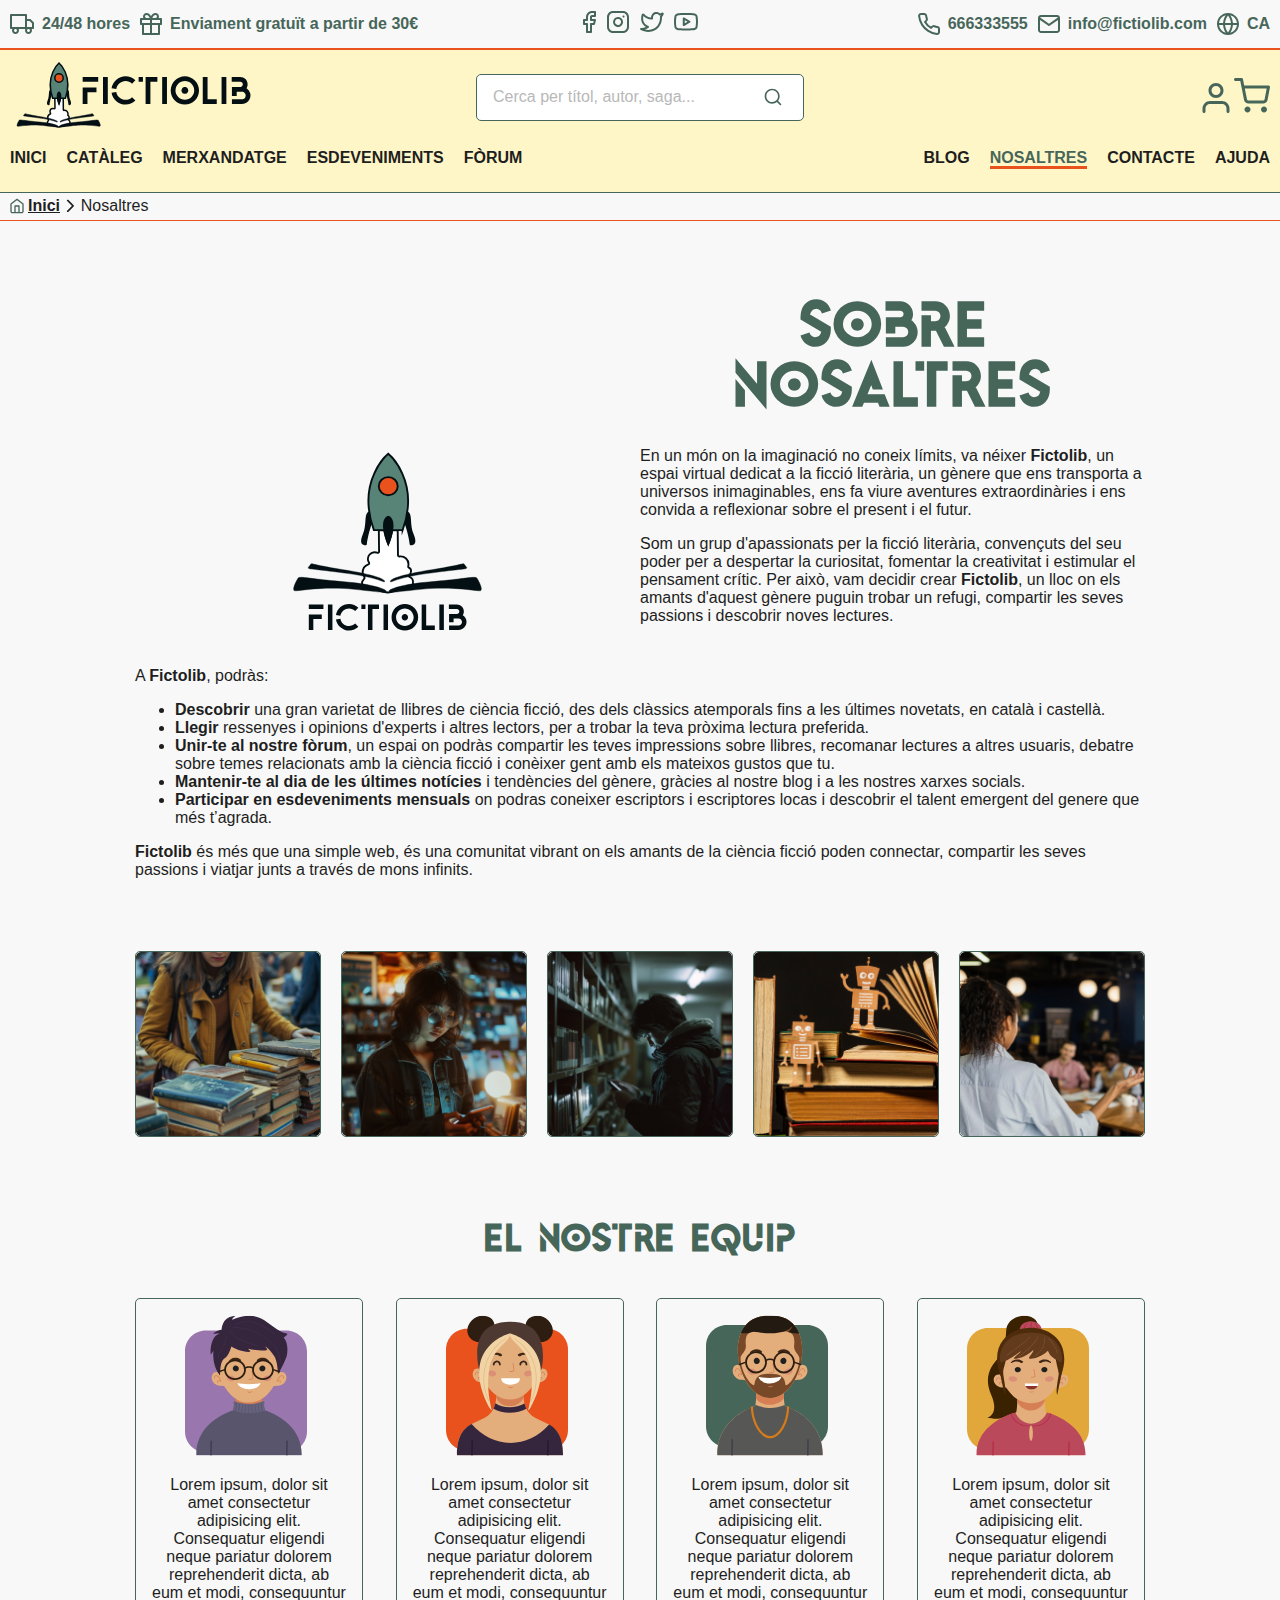
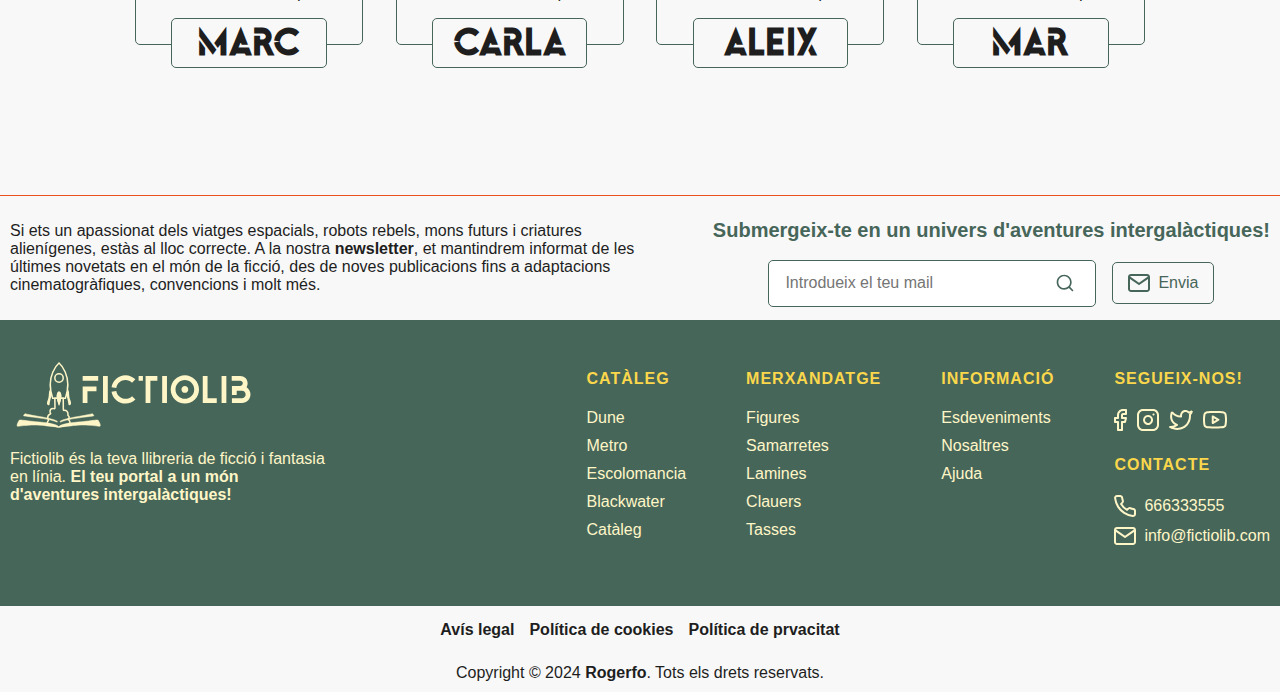
<file: nosaltres.html>
<!DOCTYPE html>
<html lang="ca">
<head>
    <meta charset="UTF-8">
    <meta http-equiv="X-UA-Compatible" content="IE=edge">
    <meta name="viewport" content="width=device-width, initial-scale=1.0">
    <link rel="icon" type="image/x-icon" href="img/icons/favicon.ico">
    <link rel="stylesheet" href="css/style.css">
    <title>Fictiolib .:. Nosaltres</title>
</head>
<body>
    <header>
        <div class="skip-link">
            Salta <a href='#index'>al inici</a> o <a href='#footer'>al final</a> de la web.
        </div> 
        <nav class="topbar">
            <div class="container">
                <ul class="delivery">                    
                    <li><img src="img/icons/camio.svg" alt="Icona transport">24/48 hores</li>
                    <li><img src="img/icons/regal.svg" alt="Icona regal">Enviament gratuït a partir de  30€</li>
                </ul>
                <ul class="social">                    
                    <li><a href="#"><img src="img/icons/facebook.svg" alt="Icona facebook" class="topbar-icon"></a></li>
                    <li><a href="#"><img src="img/icons/instagram.svg" alt="Icona instagram" class="topbar-icon"></a></li>
                    <li><a href="#"><img src="img/icons/twitter.svg" alt="Icona twitter" class="topbar-icon"></a></li>
                    <li><a href="#"><img src="img/icons/youtube.svg" alt="Icona youtube" class="topbar-icon"></a></li>
                </ul>
                <ul class="contact">                    
                    <li><img src="img/icons/phone.svg" alt="Icona telèfon">666333555</li>
                    <li><img src="img/icons/mail.svg" alt="Icona mail">info@fictiolib.com</li>
                    <li><img src="img/icons/idioma.svg" alt="Icona idioma">CA</li>
                </ul>
            </div>
        </nav>
        <nav class="nav1">
            <div class="container">
                <div class="logo">
                    <a href="index.html" class="logo"><img src="img/logo_color_color.svg" alt="Fictiolib Logo"></a>
                </div>
                <div class="search-bar">
                        <input type="text" placeholder="Cerca per títol, autor, saga..." class="search-input">
                </div>
                <div class="user-icons">
                    <a href="#">
                        <img src="img/icons/user.svg" alt="Icona d'usuari" class="nav1-icon">
                    </a>
                    <a href="#">
                        <img src="img/icons/cart.svg" alt="Icona de carro de compra" class="nav1-icon">
                    </a>
                </div>
                <input class="menu-btn" type="checkbox" aria-label="open menu" tabindex="0" id="menu-btn">
                <label class="menu-icon" for="menu-btn">
                    <span class="nav-icon"></span>
                </label>
                <nav class="menu">
                    <ul class="menu-esquerra">                    
                        <li><a href="index.html">INICI</a></li>
                        <li><a href="cataleg.html">CATÀLEG</a></li>
                        <li><a href="#">MERXANDATGE</a></li>
                        <li><a href="esdeveniments.html">ESDEVENIMENTS</a></li>
                        <li><a href="#">FÒRUM</a></li>
                    </ul>
                    <ul class="menu-dreta">                    
                        <li><a href="#">BLOG</a></li>
                        <li><a href="nosaltres.html" class="actual">NOSALTRES</a></li>
                        <li><a href="#">CONTACTE</a></li>
                        <li><a href="#">AJUDA</a></li>
                    </ul>
                    <ul class="menu-idioma">                    
                        <li><a href="#"><img src="img/icons/catala.svg" alt="Icona català"></a></li>
                        <li><a href="#"><img src="img/icons/espanyol.svg" alt="Icona castellà"></a></li>
                        <li><a href="#"><img src="img/icons/angles.svg" alt="Icona anglès"></a></li>
                    </ul>
                </nav>
            </div>
        </nav>        
    </header>  
    <main id="nosaltres">
        <nav class="breadcrumb">
            <div class="container">
                <ul class="breadcrumb-link">                    
                    <li><img src="img/icons/home.svg" alt="Icona casa"> <a href="index.html">Inici</a> <img src="img/icons/direction.svg" class="direction" alt="Icona direcció">Nosaltres</li>
                </ul>
            </div>
        </nav>
        <div class="sobre-nosaltres">
            <div class="container-intern nosaltres-grid">
                <h1>SOBRe NOSALTReS</h1>
                <img src="img/logo_color_VERTICAL.svg" alt="Descripción de la imagen">
                <div class="p-superior">
                    <p>En un món on la imaginació no coneix límits, va néixer <strong>Fictolib</strong>, un espai virtual dedicat a la ficció literària, un gènere que ens transporta a universos inimaginables, ens fa viure aventures extraordinàries i ens convida a reflexionar sobre el present i el futur.</p>
                    <p>Som un grup d'apassionats per la ficció literària, convençuts del seu poder per a despertar la curiositat, fomentar la creativitat i estimular el pensament crític. Per això, vam decidir crear <strong>Fictolib</strong>, un lloc on els amants d'aquest gènere puguin trobar un refugi, compartir les seves passions i descobrir noves lectures.</p>
                </div>
                <input type="checkbox" id="toggle-btn-nosaltres">
                <label class="btn-nosaltres llegeixmes" for="toggle-btn-nosaltres">Llegeix més</label>
                <label class="btn-nosaltres amaga" for="toggle-btn-nosaltres">Amaga</label>
                <div class="p-inferior">
                    <p class="">A <strong>Fictolib</strong>, podràs:</p>
                    <ul>
                        <li><strong>Descobrir</strong> una gran varietat de llibres de ciència ficció, des dels clàssics atemporals fins a les últimes novetats, en català i castellà.</li>
                        <li><strong>Llegir</strong> ressenyes i opinions d'experts i altres lectors, per a trobar la teva pròxima lectura preferida.</li>
                        <li><strong>Unir-te al nostre fòrum</strong>, un espai on podràs compartir les teves impressions sobre llibres, recomanar lectures a altres usuaris, debatre sobre temes relacionats amb la ciència ficció i conèixer gent amb els mateixos gustos que tu.</li>
                        <li><strong>Mantenir-te al dia de les últimes notícies</strong> i tendències del gènere, gràcies al nostre blog i a les nostres xarxes socials.</li>
                        <li><strong>Participar en esdeveniments mensuals</strong> on podras coneixer escriptors i escriptores locas i descobrir el talent emergent del genere que més t’agrada.</li>
                    </ul>
                    <p><strong>Fictolib</strong> és més que una simple web, és una comunitat vibrant on els amants de la ciència ficció poden connectar, compartir les seves passions i viatjar junts a través de mons infinits.</p>    
                </div>
            </div>
        </div>
        <div class="galeria">            
            <div class="carousel-container container-intern">
                <ul class="carousel">
                    <li><img src="img/nosaltres/img1.png" alt="Imatge 1"></li>
                    <li><img src="img/nosaltres/img2.png" alt="Imatge 2"></li>
                    <li><img src="img/nosaltres/img3.png" alt="Imatge 3"></li>
                    <li><img src="img/nosaltres/img4.png" alt="Imatge 4"></li>
                    <li><img src="img/nosaltres/img5.png" alt="Imatge 5"></li>
                </ul>            
            </div>
        </div>
        <div class="equip">
            <h2>eL NOSTRe eQUIP</h2>
            <div class="equip-container container-intern">  
                <ul class="users">
                    <li class="user-card">
                        <img class="user-img" src="img/nosaltres/user1.svg" alt="Usuari 1">                
                        <p class="user-descripcio">Lorem ipsum, dolor sit amet consectetur adipisicing elit. Consequatur eligendi neque pariatur dolorem reprehenderit dicta, ab eum et modi, consequuntur</p>
                        <h2 class="user-nom">MARC</h2>
                    </li>
                    <li class="user-card">
                        <img class="user-img" src="img/nosaltres/user2.svg" alt="Usuari 2">                
                        <p class="user-descripcio">Lorem ipsum, dolor sit amet consectetur adipisicing elit. Consequatur eligendi neque pariatur dolorem reprehenderit dicta, ab eum et modi, consequuntur</p>
                        <H2 class="user-nom">CARLA</H2>
                    </li>
                    <li class="user-card">
                        <img class="user-img" src="img/nosaltres/user3.svg" alt="Usuari 3">                
                        <p class="user-descripcio">Lorem ipsum, dolor sit amet consectetur adipisicing elit. Consequatur eligendi neque pariatur dolorem reprehenderit dicta, ab eum et modi, consequuntur</p>
                        <H2 class="user-nom">ALeIX</H2>
                    </li>
                    <li class="user-card">
                        <img class="user-img" src="img/nosaltres/user4.svg" alt="Usuari 4">                
                        <p class="user-descripcio">Lorem ipsum, dolor sit amet consectetur adipisicing elit. Consequatur eligendi neque pariatur dolorem reprehenderit dicta, ab eum et modi, consequuntur</p>
                        <H2 class="user-nom">MAR</H2>
                    </li>                
                </ul>              
            </div>
        </div>
        <div class="newsletter">
            <div class="container">
                <p class="text-newsletter">
                   Si ets un apassionat dels viatges espacials, robots rebels, mons futurs i criatures alienígenes, estàs al lloc correcte. A la nostra <strong>newsletter</strong>, et mantindrem informat de les últimes novetats en el món de la 
                   ficció, des de noves publicacions fins a adaptacions cinematogràfiques, convencions i molt més.   
                </p>
               <div class="subs-newsletter">
                   <h4>Submergeix-te en un univers d'aventures intergalàctiques!</h4>
                   <form action="#" class="form-newsletter">
                       <input type="text" placeholder="Introdueix el teu mail" class="search-input">
                       <button class="send-newsletter">
                           <img src="img/icons/mail.svg" alt="Icona de mail" class="main-icon">
                           Envia
                       </button>
                   </form>
                </div>
            </div>
        </div>
    </main>
    <footer id="footer">
        <div class="container">
            <div class="footer-logo">
                <a href="index.html" class="logo"><img src="img/logo_color_blanc.svg" alt="Fictiolib Logo"></a>
                <p>Fictiolib és la teva llibreria de ficció i fantasia en línia. <strong>El teu portal a un món d'aventures intergalàctiques!</strong></p>
            </div>
            <div class="column">
                <div class="footer-sagues">
                    <h4>
                        <span>
                            CATÀLEG
                        </span>
                    </h4>
                    <nav class="llista-sagues">
                        <ul>
                            <li><a href="#">Dune</a></li>
                            <li><a href="#">Metro</a></li>
                            <li><a href="#">Escolomancia</a></li>
                            <li><a href="#">Blackwater</a></li>
                            <li><a href="cataleg.html">Catàleg</a></li>
                        </ul>
                    </nav>
                </div>                
                <div class="footer-merxandatge">
                    <h4>
                        <span>
                            MERXANDATGE
                        </span>
                    </h4>
                    <nav class="llista-merxandatge">
                        <ul>
                            <li><a href="#">Figures</a></li>
                            <li><a href="#">Samarretes</a></li>
                            <li><a href="#">Lamines</a></li>
                            <li><a href="#">Clauers</a></li>
                            <li><a href="#">Tasses</a></li>
                        </ul>
                    </nav>
                </div>
                <div class="footer-informacio">
                    <h4>
                        <span>
                            INFORMACIÓ
                        </span>
                    </h4>
                    <nav class="llista-info">
                        <ul>
                            <li><a href="#">Esdeveniments</a></li>
                            <li><a href="nosaltres.html">Nosaltres</a></li>
                            <li><a href="#">Ajuda</a></li>
                        </ul>
                    </nav>
                </div>
                <div class="footer-social">
                    <h4>
                        <span>
                            SEGUEIX-NOS!
                        </span>
                    </h4>
                    <nav>
                        <ul class="llista-social">                    
                            <li><a href="#"><img src="img/icons/facebook-footer.svg" alt="Icona facebook" class="footer-icon"></a></li>
                            <li><a href="#"><img src="img/icons/instagram-footer.svg" alt="Icona instagram" class="footer-icon"></a></li>
                            <li><a href="#"><img src="img/icons/twitter-footer.svg" alt="Icona twitter" class="footer-icon"></a></li>
                            <li><a href="#"><img src="img/icons/youtube-footer.svg" alt="Icona youtube" class="footer-icon"></a></li>
                        </ul>
                    </nav>
                    <h4>
                        <span>
                            CONTACTE
                        </span>
                    </h4>
                    <nav>
                        <ul class="llista-contact">                    
                            <li><img src="img/icons/phone-footer.svg" alt="Icona telèfon">666333555</li>
                            <li><img src="img/icons/mail-footer.svg" alt="Icona mail">info@fictiolib.com</li>
                        </ul>
                    </nav>
                </div>
            </div>
        </div>
        <nav class="credits">
            <div class="container">
                <ul class="legal">                    
                    <li><a href="#">Avís legal</a></li>
                    <li><a href="#">Política de cookies</a></li>
                    <li><a href="#">Política de prvacitat</a></li>
                </ul>
                <p>Copyright © 2024 <a target="_blank" href="https://rogerfo.site">Rogerfo</a>. Tots els drets reservats.</p>
            </div>
        </nav>
    </footer>
</body>
</html>
</file>
<file: css/style.css>
/*definim de colors variables*/
:root {
    --mandarina: #E9511D ; 
    --taupe: #47665a; 
    --cream: #fff6c7;
    --cream-transp: #fff6c7bb;
    --dark-cream: #FBD74B;
    --pure-white: #ffffff; 
    --white: #f8f8f8; 
    --black: #1e1e1e;
  }

@font-face {
    font-family: "Warzone";
    src: url('font/Warzone.ttf') format('truetype');
}
html {
    box-sizing:border-box;
    font-size:16px;
  }
  *, *::before, *::after {
    box-sizing:inherit;
  }
  /*Determinem Amiko com a font principal,i eliminem margins del body per ajustar la web als limits del navegador*/
body {
    font-family:'Amiko', Arial, Helvetica, sans-serif;
    margin:0px;
}
main h1, 
main h2 {font-family: Warzone;}
#index h1 {padding-top: 40px;}
/*Model de caixa alternatiu i font-size base*/
/*amplada màxima dels blocs de contingut*/
.container {
    max-width:1280px;
    margin:0 auto;
    padding:10px 10px
}
:focus-visible  {outline: 2px solid var(--mandarina); border-radius: 5px;}

/*Ocultant link-to-content*/
.skip-link {
    background: var(--taupe);
    color: var(--white);
    margin: 0 auto;
    padding: 10px;
    position: absolute; 
    top:10px;
    left: 0; 
    right: 0; 
    width: 300px;
    font-weight: 700;
    text-align: center;
    transform: translateY(-150%);
    border:3px solid var(--mandarina);
    border-radius: 5px;
    transition: transform 0.3s;
}
.skip-link:focus-within {transform: translateY(0%);}
.skip-link a {color:inherit;}
.footer-icon:hover {
    filter: brightness(0%) contrast(100%);
    filter: invert(54%) sepia(97%) saturate(869%) hue-rotate(17deg) brightness(109%) contrast(101%);
}
.topbar-icon:hover,
.nav1-icon:hover {
    filter: invert(43%) sepia(29%) saturate(1591%) hue-rotate(333deg) brightness(95%) contrast(112%);
}

/* INPUT CERCADOR*/
.search-input {
    color: var(--black);
    background-color: var(--pure-white);
    font-size: 16px;   
    min-width:328px;
    height: 47px; 
    padding:16px; 
    border:1px solid var(--taupe); 
    border-radius: 5px;    
    background-image: url('../img/icons/lupa.svg');
    background-repeat: no-repeat;
    background-position: right 20px center;
    background-size: 20px 20px;     
}

/* PAGINACIÓ */
.paginacio {
    display: flex;
    justify-content: center;
    align-items: center;
    padding: 32px 16px;
}
.paginacio a {
display: inline-block;
text-decoration: none;
padding: 8px 12px;
border: 1px solid #ccc;
border-radius: 5px;
margin: 0 5px;
color: var(--taupe);
}
.paginacio a:hover {border: 1px solid var(--taupe);}
.paginacio a:active {
color: var(--mandarina);
}
.paginacio .pag.actual {
border: 1px solid var(--taupe);
background-color: var(--taupe);
color: var(--white);
}
.paginacio .pag.inactive {
border: 1px solid #868686;
background-color: #B8B8B8;
color: var(--white);
cursor: not-allowed;
}


/**/
select {
    color: #848484;
    background-color: var(--pure-white);
    font-size: 16px;   
    min-width:100px;
    height: 47px; 
    padding:8px; 
    border:1px solid var(--taupe); 
    border-radius: 5px;    
}

/*CAPÇALERA*/      
header {
    position:fixed;  
    top:0px;
    width: 100%;
    z-index:3;
}
header nav {display:flex;}  
header .topbar {
    background-color: var(--white);
    color:var(--taupe);
    border-bottom: 2px solid var(--mandarina);
}

header .nav1 {
    background-color:var(--cream);      
    border-bottom: 1px solid var(--taupe);
}
header .topbar .container {
    display: flex;
    width: 100%; 
}
header .nav1 .container{ 
    display: flex;
    align-items: center; 
    flex-wrap: wrap;
}
/*fem que els divs elements dins .nav1 ocupin el mateix, per centrar la columan del mig*/
header .nav1 .container div,
header .nav1 .container nav  {flex:1;}
header .menu-btn {display: none;}
header .menu-icon {display: none;}
header ul {
    display:flex;
    align-items: center;    
    list-style-type: none;
    width: 100%;
    column-gap: 10px;
    padding:0px;
    margin:0;    
}
/*aliniació entre text i icones de la topbar*/
header .topbar ul.contact li,
header .topbar ul.delivery li {
    display: flex; 
    align-items: center; 
    column-gap: 8px;
    font-weight: 700;
}

header .menu {padding:15px 0; }
header .topbar ul.social {justify-content: center;}
header .nav1 .search-bar {text-align: center;}
header .nav1 .search-bar input::-webkit-input-placeholder {
    color: #B8B8B8;
    font-size: 16px;    
}
header .topbar ul.contact {justify-content: end;}
header .nav1 .user-icons {text-align: right;}
header .menu ul.menu-esquerra {
    justify-content: start;
    column-gap: 20px;
}
header .menu ul.menu-dreta {
    justify-content: end;
    column-gap: 20px;
}
header .menu .menu-idioma {display: none;}
header a{text-decoration:none;}
header .menu ul a {    
    color:var(--black);
    font-size: 16px;
    font-weight:700;
}
header .menu a.actual {color:var(--taupe); border-bottom: 3px solid var(--mandarina);}
header .menu a:hover  {color:var(--taupe)}
header .menu a:active {color:var(--mandarina)}

/*MAIN*/
main {
    margin-top: 192px;
    color:var(--taupe);
    background-color: var(--white);
    display: flex;
    flex-direction: column;
    gap: 40px;
    justify-content: space-between;
}
main h1 {
    text-align: center;
    font-size: 52px;
    line-height: 60px;
}
main h2 {
    text-align: center;
    font-size: 32px;
}

main h3 {
    text-align: center;
    font-size: 24px;
    text-transform: uppercase;
}
main nav.breadcrumb {
    color: var(--taupe);
    background-color: var(--white);
    text-align: left;
    border-bottom: 1px solid var(--mandarina);
}
main nav.breadcrumb .container {
    width: 100%;
    padding: 5px 10px;
}
main ul.breadcrumb-link {
    padding: 0;
    margin: 0;
}
main ul.breadcrumb-link li {
    display: flex;
    align-items: center;
    gap: 4px;
}
main ul.breadcrumb-link a {
    color:var(--black);
    font-weight: 700; 
    text-decoration: underline;
}
main ul.breadcrumb-link a:hover {color:var(--taupe);}
main ul.breadcrumb-link a:active {color:var(--mandarina);}
main ul.breadcrumb-link img.direction {transform:rotate(-90deg); height: 8px;}

main .container-intern {
    max-width: 1010px;
    margin: 0 auto;
}
.mandarina {color: var(--mandarina);}
.taupe {color: var(--taupe);}


/* HOME */
main section:not(.anteriors-esdeveniments) {padding: 0 16px;}
main section.blog,
main section.llibre-del-mes {padding: 32px 16px;}
main .slider {
    background-image: url(../img/slider.webp);
    background-position: center;
    height: 650px;
    display: flex;
    background-repeat: no-repeat;
    justify-content: center;
    background-size: cover;
    box-shadow: 0px 5px 10px rgba(0, 0, 0, 0.2);
    text-shadow: 2px 2px 0.5px rgba(0, 0, 0, 0.7);
}

main .slider h1,
main .slider h3 {
    text-transform: uppercase;
    text-align: center; 
    color: var(--pure-white);
}

main .card {
    border-radius: 5px;
    border: 1px solid var(--taupe);
    overflow: hidden;
    box-shadow: 0 2px 5px rgba(0, 0, 0, 0.1);
}

main .text-slider{display: flex;}
main .btn-centre {margin: 24px auto 0;}
main .info-blog,
main .info-llibre {display:flex;}
main .bottomcard {padding: 16px;}

main .llibres,
main .sagues {
    display: flex;
    flex-wrap: wrap;
    justify-content: space-between;
    gap: 8px;
    margin: 32px 0;
    padding: 0;
    list-style: none;
}



main .card.llibre .img-container {
    width: 100%; 
    height: 290px;
    object-fit: cover;
    overflow: hidden; 
}
main .card.llibre .info {
    padding: 0 16px 16px;
    border-top: 1px solid var(--taupe);
}

main .card.esdeveniment .img-container {
    width: 100%; 
    height: 200px; 
    overflow: hidden; 
}

main  img.principal {
    width: 100%;
    border-top-left-radius: 5px;
    border-top-right-radius: 5px;
    transition: transform 0.5s ease;
}

main  img.principal:hover {    
    transform: scale(1.1);
    transition: transform 0.5s ease;
}

main  h4 {
    font-size: 20px;
    margin: 10px 0;
}

main .card.llibre ul.peu-card {
    display: flex;
    align-items: center;
    justify-content: space-between;
    gap:8px;
    margin: 0;
    padding:0;
}

main .card ul.peu-card li.preu { gap: 0px;}
main .card.llibre ul.peu-card .preu-up {
    position: relative; /* Per a posicionar el text en relació al seu contenidor */
    top: -4px;
    font-size: 0.6em; 
    padding-right: 3px;
  }
main .card.llibre ul.peu-card li {
    display: flex;
    align-items: center;
    color: var(--mandarina);
    font-size: 28px;
    font-weight: 700;
}
main .card.llibre button.carro {
    display: flex;
    align-items: center;
    justify-content: center;
    width: calc(100% - 32px);
    margin: 0 16px 16px;;
}
main .card.llibre ul.peu-card .dreta {margin-left: auto;}
main .card.llibre ul.peu-card img {
    width: 20px;
    height: auto;
}

main .card.llibre ul.peu-card img:hover:not(.main-icon) {
    cursor: pointer;
    filter: invert(43%) sepia(29%) saturate(1591%) hue-rotate(333deg) brightness(95%) contrast(112%);
}

main .card.llibre button img {
    width: 24px;
    height: auto;
}

section.llibre-del-mes .container-intern,
section.blog .container-intern
 {width: 750px;}
main .llibre-del-mes {
    border-top: 1px solid var(--mandarina);
    border-bottom: 1px solid var(--mandarina);
    position: relative; /* Necesario para los pseudoelementos */
    background-image: url("../img/bg-section.png");
    background-size: cover;
    background-position: center;
    padding: 64px 16px;
}


.blog-container {  
    display: grid;
    grid-template-columns: 1fr 1fr;
    grid-template-rows: auto 1fr;
    gap: 0px 32px;
    grid-auto-flow: row;
    grid-template-areas:
      "subtiol card-blog"
      "informacio card-blog";
  }
  
  .llibredestacat {  
    display: grid;
    grid-template-columns: 1fr 1fr;
    grid-template-rows: auto 1fr;
    gap: 0px 32px;
    grid-auto-flow: row;
    grid-template-areas:
      "subtiol card-llibre"
      "informacio card-llibre";
  }

  .subtiol { grid-area: subtiol; }  
  .informacio { grid-area: informacio; }  
  .card.blog { grid-area: card-blog; }
  .card.llibre.mensual {grid-area: card-llibre; }
  




main .card.llibre.mensual .img-container {max-height: 260px;}
main .llibre-del-mes h2 {
    text-align: left; 
    margin: 0;
}
main .llibre-del-mes p {
    line-height: 22px;
    padding-bottom: 8px;
}

main .card.saga {background-color: var(--pure-white);}
main .card.saga h4,
main .sagues-container p {text-align: center;}

main .missatges-forum {
    justify-content: space-between;
    display: flex;
    gap: 16px;
}

main .missatges-forum .card.forum .user {
    display: flex; 
    flex-direction: column; 
    justify-content: space-between;}
main .missatges-forum .card.forum ul {
    display: flex; 
    flex-direction:column; 
    gap:8px; 
    list-style: none; 
    justify-content: start; 
    padding: 0;
    margin:0;
}
main .missatges-forum ul li {display: flex; gap:8px;}

main .blog {
    padding: 64px 16px;
    border-top: 1px solid var(--mandarina);
    border-bottom: 1px solid var(--mandarina);
    background: radial-gradient(circle, rgba(233, 81, 29, 0.3) 0%, rgba(0, 212, 255, 0) 100%);}

main .blog .blog-container h3 {
    margin:0;
    text-align: left;
}
main .blog .blog-container .informacio {flex-basis: 33%;}
main .blog .blog-container .card.blog {flex-basis: 66%; height: 300px;}

main .blog .blog-container .card.blog {
    background-image: url("../img/blog-post.webp");
    display: flex;
    flex-direction: column;
    justify-content: space-between;
    padding: 0px;
}
main .card.blog .top-card{
    padding: 0 16px;
    border-top-left-radius: 5px;
    border-top-right-radius: 5px;
    border-bottom: 1px solid var(--taupe);
    background-color: var(--cream-transp);
}
main .card.blog .top-card p {
    display: -webkit-box;
    -webkit-line-clamp: 3;
    -webkit-box-orient: vertical;    
}

main .card.blog .peu-card{
    border-bottom-left-radius: 5px;
    border-bottom-right-radius: 5px;
    border-top: 1px solid var(--taupe);
    background-color: var(--cream-transp);
}

main .card.blog,
main .missatges-forum .card.forum {
    border: 1px solid var(--taupe);
    border-radius: 5px;
    box-shadow: 0 2px 5px rgba(0, 0, 0, 0.1);
    gap: 16px;
    display: flex;
    width: calc(50% - 16px);
    padding: 16px;
}
main .card.forum h4 {padding: 0;}


/** bloc info nosaltres **/
main#nosaltres p,
main#nosaltres ul {color:var(--black)}
main#nosaltres .nosaltres-grid {
    display: grid;
    grid-template-columns: 1fr 1fr;    
}
main#nosaltres .nosaltres-grid h1 {
    grid-column: 2 / 3;
}
main#nosaltres .nosaltres-grid img {
    grid-column: 1 / 2;
    width: 100%;
    max-height: 200px;
    height: auto;
}
main#nosaltres .nosaltres-grid .p-superior {
    margin-top: -20px;
    grid-column: 2 / 3;
}
main#nosaltres .nosaltres-grid .p-inferior {    
    grid-column: 1 / 3;
}
main #toggle-btn-nosaltres,
main .btn-nosaltres  {display: none;}

/*****/

/** GELAERIA **/

main .carousel-container,
main .equip-container,
main .esdeveniments-container {
    width: 100%;
    overflow: hidden;
}

main .carousel,
main .users,
main .esdeveniments{
    display: flex;
    justify-content: space-between;
    gap: 16Px;
    padding: 0;
    list-style: none;
}

main .carousel img {
    width: 186px;
    height: 186px;
    object-fit: cover;
    border: 1px solid var(--taupe);
    border-radius: 5px;
}

main .punts-navegacio {display: none;}

main .punt {
    height: 10px;
    width: 10px;
    margin: 0 5px;
    background-color: var(--taupe);
    border-radius: 50%;
    display: inline-block;
}
main .punt.active {
    background-color: var(--mandarina);
}
/**####**/


/**NOSALTRES**/
main .equip-container .user-card {
    width: 228px;
    text-align: center;
    border: 1px solid var(--taupe);
    border-radius: 5px;
    padding: 16px;
    margin-bottom: 30px;
}

main .equip-container .user-card h2 {
    border: 1px solid var(--taupe);
    border-radius: 5px;
    margin: 0px auto;
    padding: 8px;
    max-width: 80%;
    margin-bottom: -40px;
    background: var(--white);
}
/****/

/**ESDEVENIMENTS**/
main p {color: var(--black);}
main .resultat-esdeveniments {text-align: center; padding: 16px;}
main .card-proper-esdeveniment {
    display: flex;
    gap: 32px;
    border: 1px solid var(--taupe);
    border-radius: 8px;
    padding: 32px;
    box-shadow: 0 2px 5px rgba(0, 0, 0, 0.1);
}
main .card-proper-esdeveniment h3 {
    text-transform: uppercase;
    color: var(--taupe);
}
main .card-proper-esdeveniment ul {
    list-style-type: none;
    display: flex;
    flex-direction: column;
    gap: 8px;
    padding: 0px;
}
main .card-proper-esdeveniment .esdeveniment-dades ul li {
    color: var(--taupe);
    font-weight: 700;
    margin: 0;
    font-size: 20px;
    display: flex;
    align-items: center;
    gap: 8px;
}
main .card-proper-esdeveniment .esdeveniment-dades {text-align: center;}
main form.cercador-esdeveniments {display: flex; gap:16px; justify-content: center; padding: 0 16px; }
main form.cercador-esdeveniments .month-input,
main form.cercador-esdeveniments .year-input {max-width: 100px;}

main .esdeveniments {
    display: flex;
    flex-wrap: wrap;
    justify-content: space-between;
    gap: 32px;
    margin: 0 0 32px;
}
main .card.esdeveniment {
    min-width: 280px;
    width: calc(33% - 18px);
    border-radius: 5px;
    border: 1px solid var(--taupe);
    background-color: var(--cream);
    box-shadow: 0 2px 5px rgba(0, 0, 0, 0.1);
}
main .card img.principal {
    height: 100%;
    object-fit: cover;
    border-top-left-radius: 5px;
    border-top-right-radius: 5px;
}
main .card h4 {
    font-size: 20px;
    margin: 10px 0;   
}

main .card p {
    font-size: 16px;
    line-height: 1.3;
    margin-bottom: 16px;
    padding: 0;
    overflow-y: hidden;
    text-overflow: ellipsis;
    display: -webkit-box;
    -webkit-line-clamp: 4;
    -webkit-box-orient: vertical;
}
main .card.esdeveniment .info {
    border-top: 1px solid var(--taupe);
    padding: 0 16px
}

main .card.blog .peu-card,
main .card.esdeveniment ul.peu-card {
    display: flex;
    align-items: center;
    gap:16px;
    margin: 0;
    padding: 16px;
    border-top: 1px solid var(--taupe);
}

main .card ul.peu-card li {
    display: flex;
    align-items: center;
    gap: 8px;
    color: var(--black);
}

main .card ul.peu-card .dreta {margin-left: auto;}
main .card ul.peu-card img{
    width: 16px;
    height: auto;
}
/***/


/****/

main .newsletter {    
    background-color: var(--white);
    border-top: 1px solid var(--mandarina);
    margin-top: 64px;
}
main .newsletter h3 {
    padding:0; margin:0;
    text-align: center;
}
main .newsletter .container{
    display: flex;
    justify-content: space-between;
    align-items: center;
}
main .newsletter p{color: var(--black); width: 50%;}
main .newsletter p{width: 50%;}

main .newsletter .subs-newsletter {
    display: flex;
    gap: 8px;
    flex-direction: column;
    align-items: center;
}
main .form-newsletter{
    display: flex;
    align-items: center;
    gap: 16px;
}

main input {
    color: var(--black);
    font-size: 16px;   
    min-width:300px;
    height: 42px; 
    padding:15px; 
    border:1px solid var(--taupe); 
    border-radius: 5px;       
}
main button {
    display: flex;
    align-items: center; 
    gap: 8px;
    color: var(--taupe);
    background-color: var(--white);
    font-size: 16px;   
    height: 42px; 
    padding:15px; 
    border:1px solid var(--taupe); 
    border-radius: 5px;  
}
main button:hover {
    background-color: var(--taupe); 
    color: var(--white);
    cursor: pointer;      
}
main button:hover .main-icon {filter: invert(99%) sepia(23%) saturate(16%) hue-rotate(326deg) brightness(133%) contrast(95%);}

main button:active {
    background-color: var(--taupe); 
    color: var(--dark-cream);    
}
main button:active .main-icon {filter: invert(54%) sepia(97%) saturate(869%) hue-rotate(17deg) brightness(100%) contrast(101%);}


 h2 {font-size: 40px;}

/*FOOTER*/
footer{
    background-color: var(--taupe);
    color: var(--cream);
}
footer .container {display: flex; justify-content: space-between;}
footer .footer-logo  {
    max-width: 25%;
    padding: 30px 0;
}
footer .column {
    max-width: 75%;
    display: flex;
    column-gap:60px;
    padding: 30px 0;
}
footer h4 {
    margin: 10px 0;
    letter-spacing: 1px;
    font-weight:700; 
}
footer a {text-decoration: none;}
footer ul{
    list-style-type: none;
    padding-left: 0px;
}
footer li {
    padding: 5px 0px;
}
footer  a {color:inherit; }
footer  a:hover {
    color:var(--dark-cream);
    text-decoration: underline var(--dark-cream);
}
footer .footer-social ul {
    display: flex;
    justify-content: start;
    align-items: center;
    gap: 10px;    
}
footer ul.llista-contact {
    flex-direction: column;
    gap: 0px;
    align-items: start;
}
footer ul.llista-contact li {
    display: flex;
    align-items: center;
    column-gap: 8px;
}
footer .credits {
    background-color: var(--white);
    color:var(--black);
}
footer .credits ul.legal  {
    display: flex; 
    align-items: center; 
    column-gap: 15px;
    justify-content: center;
}
footer .credits a {font-weight: 700;}
footer .credits a:hover {
    color:var(--mandarina);
    text-decoration: underline var(--mandarina);
}
footer .credits .container {
    text-align: center;
    display: flex;
    width: 100%;
    justify-content: center;
    padding: 0px;
    flex-wrap: wrap;
}
footer .credits .container p,
footer .credits .container ul {width: 100%; margin:10px auto;}
footer h4 {color: var(--dark-cream)}

@media (min-width: 880px) {
main .slider .text {    
    text-align: center;
    position: absolute;
    right: 25%;
}
}

/*************************************************************  RESPONSIVE  *************************************************************/
@media (max-width: 880px) {


    .blog-container {  
        display: grid;
        grid-template-columns: 1fr;
        grid-template-rows: auto auto auto;
        gap: 0px 32px;
        grid-auto-flow: row;
        grid-template-areas:
          "subtiol "
          "card-blog"
          "informacio";
      }

      .llibredestacat {  
        display: grid;
        grid-template-columns: 1fr;
        grid-template-rows: auto auto auto;
        gap: 0px 32px;
        grid-auto-flow: row;
        grid-template-areas:
          "subtiol"
          "card-llibre"
          "informacio";
      }


    main .blog .blog-container .subtitol h3,    
    main .llibre-del-mes .llibredestacat .subtitol h2
        {text-align: center; margin-bottom: 16px!important;}
    main .blog .card.blog,
    main .llibre-del-mes .llibredestacat,
    main .forum .card.forum  {max-width: 520px; margin: 0 auto;}
    main .blog .blog-container button,
    main .llibre-del-mes .llibredestacat button {margin:0 auto}
    main .llibre-del-mes .llibredestacat .card.llibre.mensual {width: 100%;}
    main .missatges-forum .card.forum {width: 100%;}


    main:not(#index) h1 {font-size: 36px;}
    main h2 {font-size: 30px;}
    main h3 {font-size: 24px;}
    
    .container {padding: 0 30px}
    .search-input {min-width:0;}
    main .punts-navegacio {
        display: flex;
        justify-content: center;
        margin-top: 16px;
    }

    /*HEADER*/
    header .topbar ul.social,
    header .topbar ul.contact {display: none;}  
    header .topbar ul.delivery {
        display: flex;
        justify-content: space-between;
        padding: 10px;
        font-size:13px;
    }
    header {padding: 0px;}
    header nav {display:revert;}
    header .container {padding: 0;}
    header nav ul {
        display: revert;
        overflow: hidden;
    }
    header .menu ul a  {
        display: block;
        padding: 10px;
        font-size: 24px;
        text-align: left;
        border-bottom: 2px solid var(--black);
    }
    header .menu ul a:hover{
        color: var(--taupe);
        border-bottom: 2px solid var(--taupe);          
    }
    header .menu ul a.actual {
        color: var(--taupe);
        border-bottom: 2px solid var(--mandarina);
    }

    header .menu ul.menu-idioma  a {
        border:none;
        padding:0px;
    }
    header .logo {
        float: left;
        display: block;
        padding: 5px;        
    }
    header .logo img {max-width: 180px;}
    header .menu .menu-idioma {
        display: flex;
        margin: 8px;
    }
    header .nav1 .logo {order:1}
    header .nav1 .container {
        display: flex;
        flex-wrap: wrap;
    }
    header .nav1 .user-icons {
        display: flex;
        order:3;
        justify-content: end;

    }
    header .nav1 .search-bar  {
        order: 5;
        clear: both;
        margin: 0 16px;
        min-width: 90%;
    }
    header .nav1 .menu {
        visibility: hidden; 
        max-height: 0;
        transition: max-height .2s ease-out;
        order:6;
        padding:8px;
    }
    header .nav1 .search-bar input {
        width: 100%;
        margin:0 auto;
    }   
    header .menu-btn {order:2;}
    header .menu-icon {  
        display: block;  
        position: relative;
        float: right;
        margin: 16px;
        padding: 25px 15px;
        border-radius: 5px;
        border: 1px solid var(--taupe);
        background-color: var(--white) ;
        order:4;
    }
    header .menu-icon .nav-icon{
        background: var(--taupe);
        display: block;
        height: 2px;
        width: 18px;
        position: relative;
        transition: background .2s ease-out;
    }
    header .menu-icon .nav-icon:before{
        background: var(--taupe);
        content: "";
        display: block;
        height: 100%;
        width: 100%;
        position: absolute;
        transition: all .2s ease-out;
        top:5px;
    }
    header .menu-icon .nav-icon:after{
        background: var(--taupe);
        content: "";
        display:block;
        height: 100%;
        width: 100%;
        position: absolute;
        transition: all .2s ease-out;
        top:-5px;
    }
    header .menu-icon:hover {cursor: pointer;}    
    header .menu-btn:checked ~ .menu-icon .nav-icon{background-color: transparent;}
    header .menu-btn:checked ~ .menu-icon .nav-icon::before{
        transform: rotate(-45deg);
        top:0;
    }
    header .menu-btn:checked ~ .menu-icon .nav-icon:after{
        transform: rotate(45deg);
        top:0;
    }
    header .menu-btn:checked ~ .menu {max-height: 700px;}

    /*millora d'accessibilitat*/    
    header .menu-btn {
        display:revert; 
        opacity: 0;
    }
    header .menu-btn:focus ~ .menu-icon {
        outline: 2px solid var(--mandarina); 
        border-radius: 4px;
    }
    header .menu-btn:not(:focus-visible) ~ .menu-icon {outline: none;}
    header .menu-btn:checked ~ .menu  {visibility: visible;}

    /***/

    
    section.llibre-del-mes .container-intern,
    section.blog .container-intern {width: 100%;}
     main .blog .blog-container .card.blog {
        width: 100%;
        height: 300px;
    }

    main .card.llibre, main .card.saga {width: calc(50% - 8px);}
    main .card.llibre .img-container {height: 260px;}
    main .mes-venuts .card.llibre:last-child {display: none;}


    main .missatges-forum {flex-direction: column;}
    /***/
    main#nosaltres .nosaltres-grid {
        grid-template-columns: 1fr;
        padding: 0px 16px;
    }


    main#nosaltres .nosaltres-grid h1,
    main#nosaltres .nosaltres-grid img,
    main#nosaltres .nosaltres-grid .p-superior {
        grid-column: auto;
    }
    main#nosaltres .nosaltres-grid .p-inferior {    
        grid-column: auto;
    }

    /* Amaga el checkobox */
    main .nosaltres-grid input[type="checkbox"] {
        display: none;
    }
    /* Oculta el paràgraf inferior */
    main .nosaltres-grid .p-inferior {display: none;}

    /* Mostrar el text quan el checkbox està seleccionat */
    main .nosaltres-grid input#toggle-btn-nosaltres[type="checkbox"]:checked ~ .p-inferior {
        display: block;
    }
    main .nosaltres-grid label.btn-nosaltres.amaga {display: none;}
    main .nosaltres-grid input#toggle-btn-nosaltres[type="checkbox"]:checked ~ label.btn-nosaltres.llegeixmes {
        display: none;
    }
    main .nosaltres-grid input#toggle-btn-nosaltres[type="checkbox"]:checked ~ label.btn-nosaltres.amaga {
        display: flex;
    }

    main .nosaltres-grid .btn-nosaltres {
        margin: 0 auto;
        width: 130px;
        display: flex;
        justify-content: center;
        align-items: center; 
        color: var(--taupe);
        background-color: var(--white);
        font-size: 16px;   
        height: 42px; 
        padding:15px; 
        border:1px solid var(--taupe); 
        border-radius: 5px;  
        z-index:2;
    }
    main .nosaltres-grid .btn-nosaltres:hover {
        background-color: var(--taupe); color: var(--white);
        cursor: pointer;   
    }
    main .nosaltres-grid .btn-nosaltres:active {
        background-color: var(--taupe); 
        color: var(--dark-cream);       
    }
    main .nosaltres-grid .p-inferior {
        border: 1px solid var(--taupe);
        padding: 8px 16px;
        border-radius: 5px;
        margin-top: -20px;
    }
    /***/

    /**######**/

    main .container.galeria {padding: 20px 0px;}
    main ul.carousel,
    main ul.users,
    main ul.esdeveniments  {
        gap: 16Px;
        margin: 16px;
    }
   
    main p.info-esdeveniments {margin:0 16px;}
    main#nosaltres .carousel-container,
    main#nosaltres .equip-container,
    main .esdeveniments-container {
        display: flex;
        overflow-x: scroll; 
        scroll-snap-type: x mandatory; /* Desplaçament suau entre les imatges */
        scrollbar-color: var(--taupe) var(--mandarina);
        scrollbar-width: thin;
    }
    main#nosaltres .carousel img,
    main#nosaltres .user-card,
    main .card-esdeveniment {
        scroll-snap-align: center; /* centrem cada imatge quan fem desplaçament */
    }    
    
     /**######**/

    /****/

    main .card-proper-esdeveniment .esdeveniment-detalls {
        justify-content: space-between;
        flex-wrap: wrap;
    }
    main .card-proper-esdeveniment {
        flex-direction: column;
        padding: 16px;
        gap:0;   
    }
    main .card-proper-esdeveniment .esdeveniment-detalls {display: flex; flex-direction: row;}
    main .card-proper-esdeveniment img {
        max-width: 100%;
        height: auto; 
      }

    main .card-proper-esdeveniment button {width: 100%; justify-content: center;}

    main .cercador-esdeveniments {flex-wrap: wrap;}
    main .cercador-esdeveniments select {width: calc(50% - 8px);}
    main .esdeveniments {flex-wrap: nowrap;}
    main .cercador-esdeveniments input.search-input {width: 100%;}
    main .card-esdeveniment{min-width: 300px;}

    /****/

    main .newsletter .container {
        flex-direction: column;
        gap: 16px;
        padding: 32px 16px;
    }
    main .newsletter h4 {text-align: center;}
    main .newsletter p {
        margin:0;
        width: 100%;
    }
    main .form-newsletter {
        justify-content: space-between;
        width: 100%;
    }
    /**FOOTER**/
    footer {padding-top: 30px;}
    footer .column {
        flex-direction: column;
        text-align: center;
        row-gap: 20px;
        width: 100%;
    }
    footer h4 {
        line-height: 0.1em;
        width: 100%;  
        border-bottom: 2px solid var(--dark-cream);
    }
    footer h4 span {
        background-color: var(--taupe); 
        margin: 0 auto;
        padding: 0 14px;
     }

    footer .footer-logo {
        text-align: center;
        max-width: 100%;
    }
    footer .footer-logo p {    
        text-align: left;
    }
    footer .container {
        display: flex;
        align-items: center;
        flex-direction: column;
    }
    footer .column div {width: 100%;}
    footer .column .footer-social .llista-social {justify-content: center;}
    footer .column .llista-contact li{margin: 0 auto;}
    footer .column .footer-social nav  {margin-bottom: 30px;}
    footer .credits ul.legal {flex-direction: column;}
}
</file>
